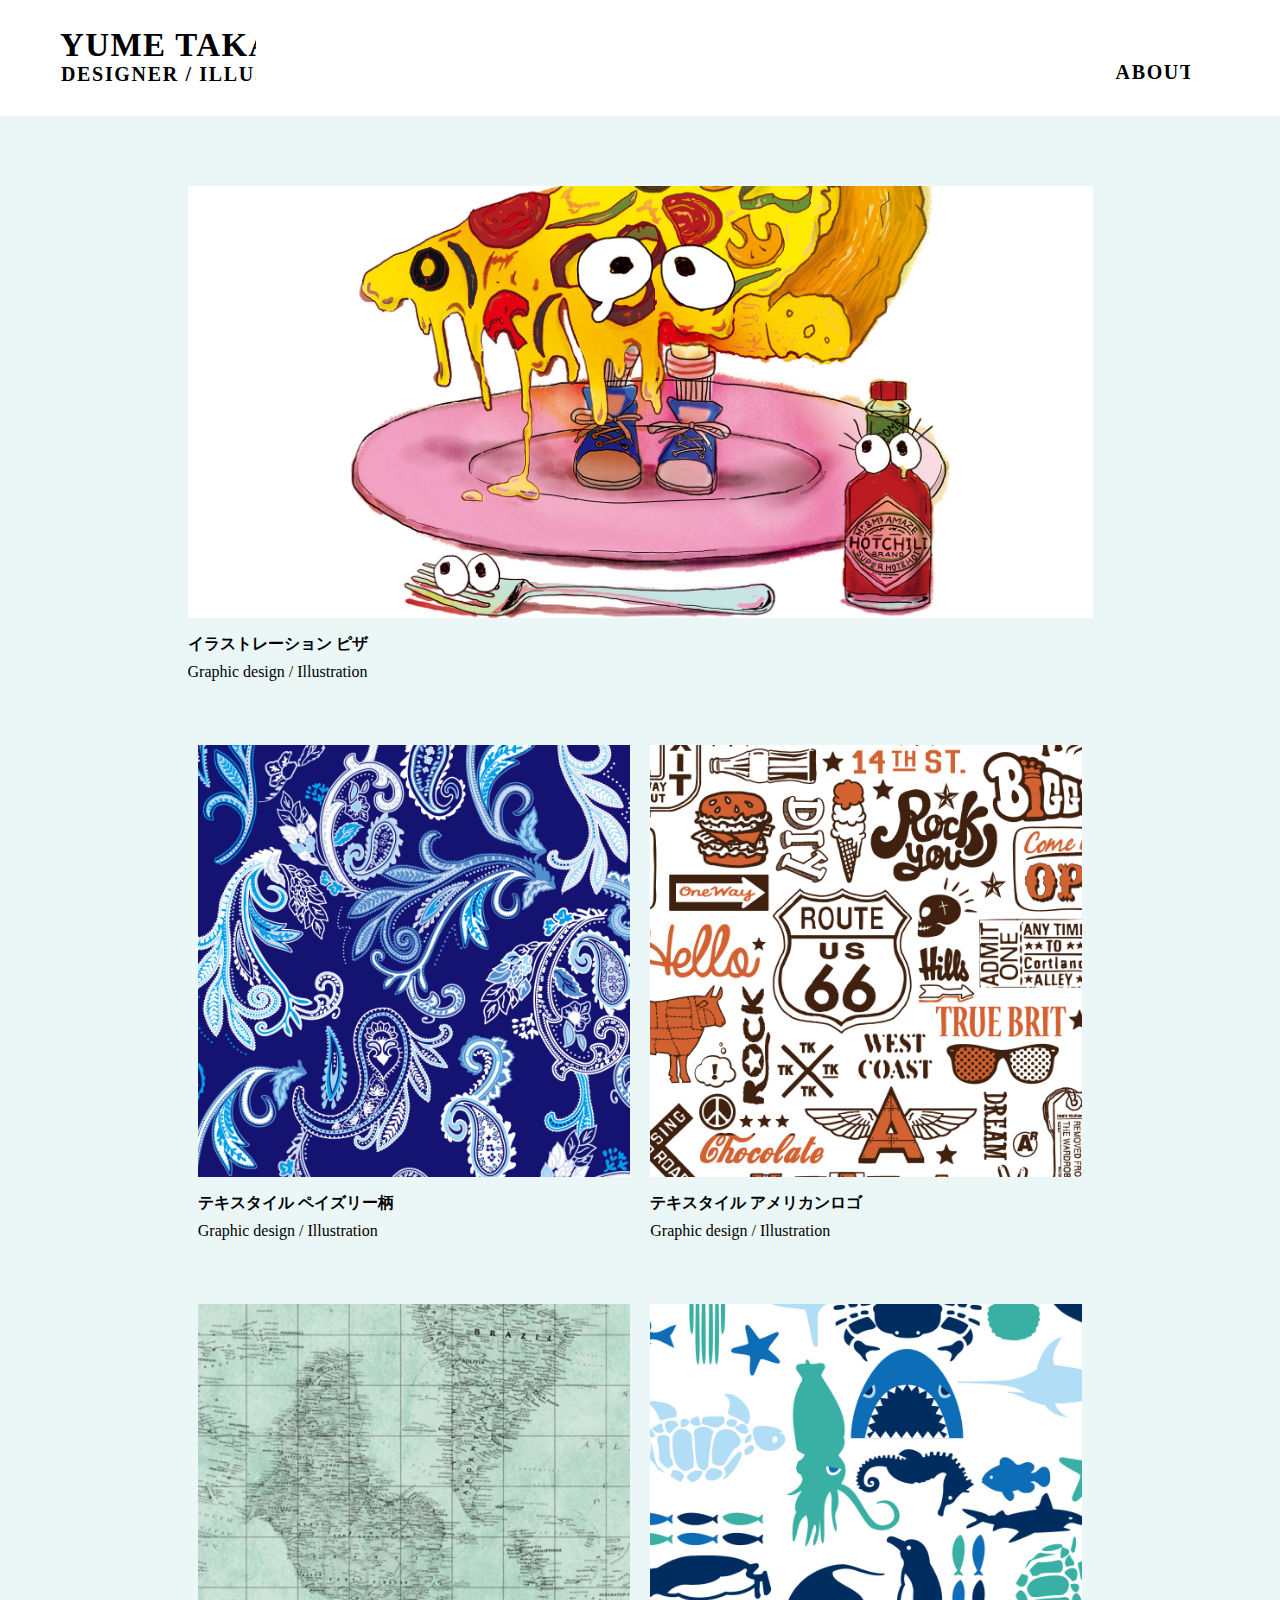
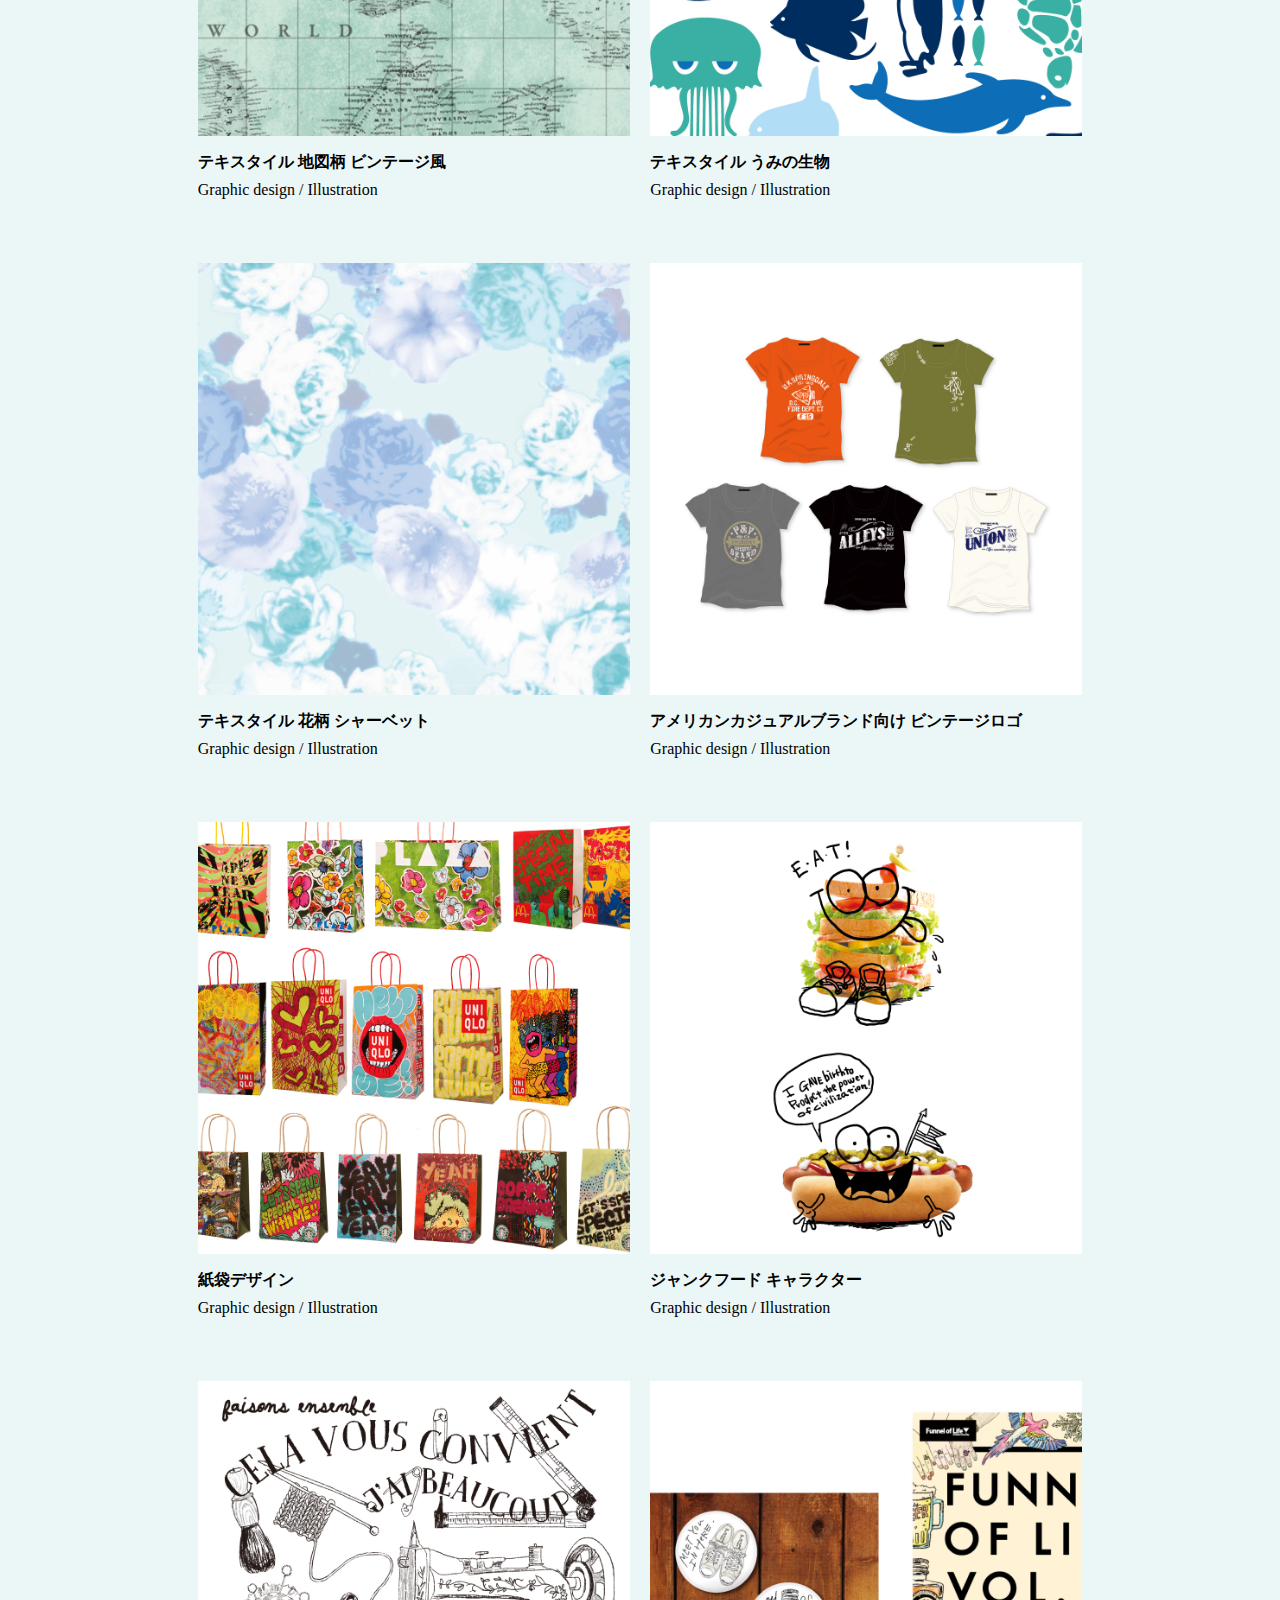
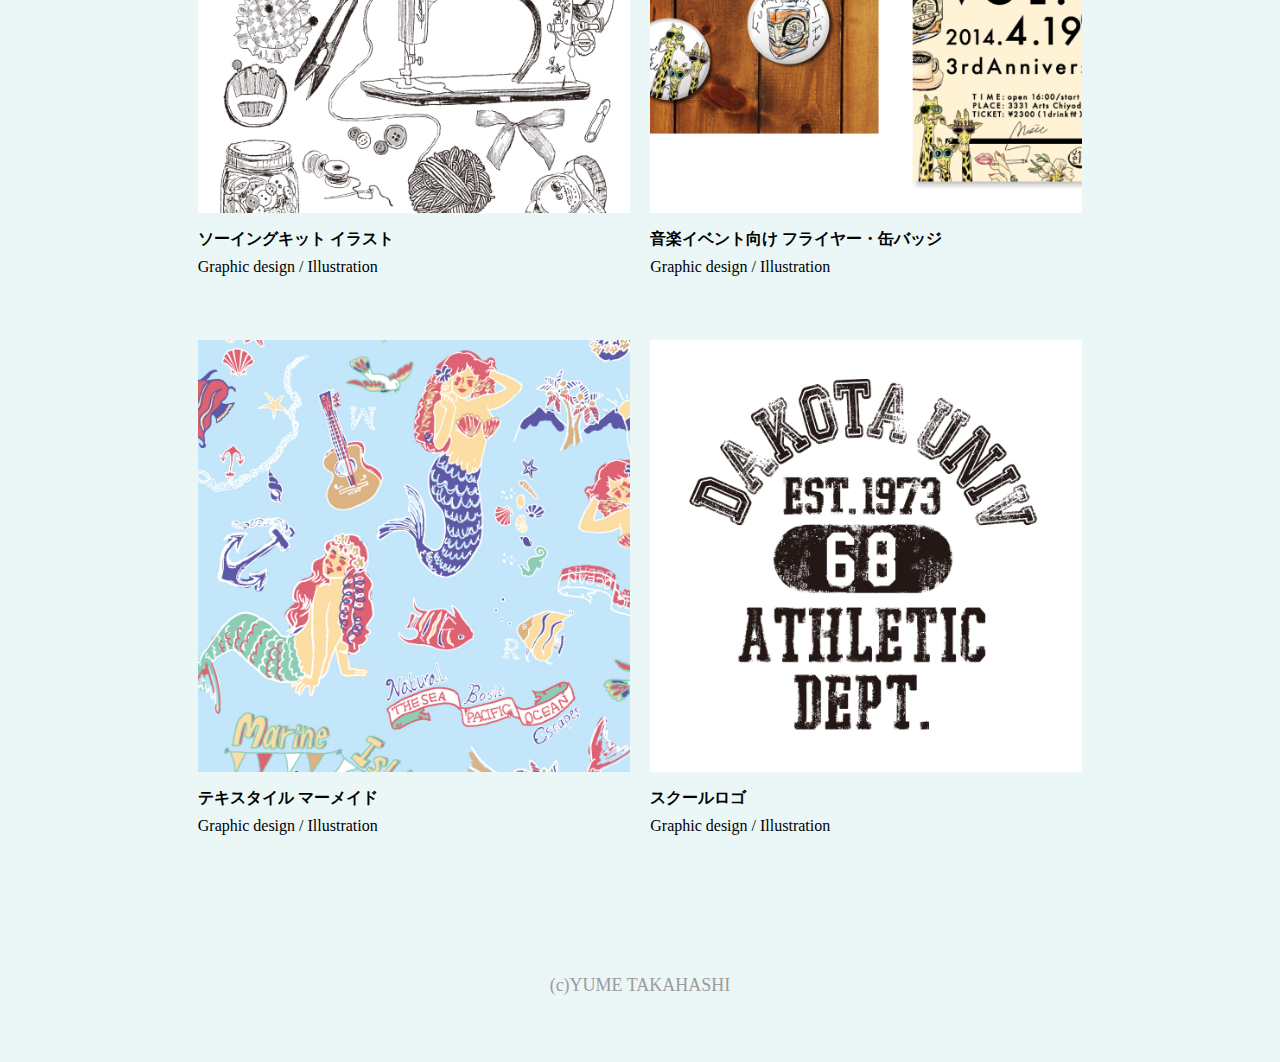
<file: index.html>
<!DOCTYPE html>
<html lang="ja">
<head>
  <meta charset="UTF-8">
  <meta name="viewport" content="width-device-width, initial-scale=1.0, minimum-scale=1.0">
  <title>YUME TAKAHASHI</title>
  <link rel="stylesheet" href="css/normalize.css">
  <link rel="stylesheet" href="css/style.css">
  <link rel="shortcut icon" href="favicon.ico" >
</head>
<body>
  <header class="header">
    <div class="menu">
      <div class="menu-title">
        <a href="index.html"><img class="global-logo-img" src="images/logo.svg" alt="YUMENA TAKAHASHI"></a>
      </div>
      <div class="menu-contents">
        <a href="about.html"><img class="global-about-img" src="images/about.svg" alt="About me"></a>
      </div>
    </div>
  </header>
  <section class="contents">
    <div class="works">
      <div class="work work-large">
        <div class="img-container">
          <img class="work-image-learge" src="images/works-thumbnail/img-top-00.jpg" alt="イラストレーション ピザ">
        </div>
        <div class="work-summary">
          <a href="works/00.html"></a>
          <p class="work-title">イラストレーション ピザ</p>
          <p>Graphic design / Illustration</p>
        </div>
      </div>
      <div class="works-container">
        <div class="work work-small">
          <div class="img-container">
            <img class="work-image-learge" src="images/works-thumbnail/img-top-01.jpg" alt="テキスタイル ペイズリー柄"/>
          </div>
          <div class="work-summary">
            <a href="works/01.html"></a>
            <p class="work-title">テキスタイル ペイズリー柄</p>
            <p>Graphic design / Illustration</p>
          </div>
        </div>
        <div class="work work-small">
          <div class="img-container">
            <img class="work-image-learge" src="images/works-thumbnail/img-top-02.jpg" alt="テキスタイル  アメリカンロゴ"/>
          </div>
          <div class="work-summary">
            <a href="works/02.html"></a>
            <p class="work-title">テキスタイル  アメリカンロゴ</p>
            <p>Graphic design / Illustration</p>
          </div>
        </div>
      </div>
      <div class="works-container">
        <div class="work work-small">
          <div class="img-container">
            <img class="work-image-learge" src="images/works-thumbnail/img-top-03.jpg" alt="テキスタイル 地図柄 ビンテージ風"/>
          </div>
          <div class="work-summary">
            <a href="works/03.html"></a>
            <p class="work-title">テキスタイル 地図柄 ビンテージ風</p>
            <p>Graphic design / Illustration</p>
          </div>
        </div>
        <div class="work work-small">
          <div class="img-container">
            <img class="work-image-learge" src="images/works-thumbnail/img-top-04.jpg" alt="テキスタイル うみの生物"/>
          </div>
          <div class="work-summary">
            <a href="works/04.html"></a>
            <p class="work-title">テキスタイル うみの生物</p>
            <p>Graphic design / Illustration</p>
          </div>
        </div>
      </div>
      <div class="works-container">
        <div class="work work-small">
          <div class="img-container">
            <img class="work-image-learge" src="images/works-thumbnail/img-top-05.jpg" alt="テキスタイル 花柄 シャーベット"/>
          </div>
          <div class="work-summary">
            <a href="works/05.html"></a>
            <p class="work-title">テキスタイル 花柄 シャーベット</p>
            <p>Graphic design / Illustration</p>
          </div>
        </div>
        <div class="work work-small">
          <div class="img-container">
            <img class="work-image-learge" src="images/works-thumbnail/img-top-06.jpg" alt="アメリカンカジュアルブランド向け ビンテージロゴ"/>
          </div>
          <div class="work-summary">
            <a href="works/06.html"></a>
            <p class="work-title">アメリカンカジュアルブランド向け ビンテージロゴ</p>
            <p>Graphic design / Illustration</p>
          </div>
        </div>
      </div>
      <div class="works-container">
        <div class="work work-small">
          <div class="img-container">
            <img class="work-image-learge" src="images/works-thumbnail/img-top-07.jpg" alt="紙袋デザイン"/>
          </div>
          <div class="work-summary">
            <a href="works/07.html"></a>
            <p class="work-title">紙袋デザイン</p>
            <p>Graphic design / Illustration</p>
          </div>
        </div>
        <div class="work work-small">
          <div class="img-container">
            <div class="img-container">
              <img class="work-image-learge" src="images/works-thumbnail/img-top-08.jpg" alt="ジャンクフード キャラクター"/>
            </div>
          </div>
          <div class="work-summary">
            <a href="works/08.html"></a>
            <p class="work-title">ジャンクフード キャラクター</p>
            <p>Graphic design / Illustration</p>
          </div>
        </div>
      </div>
      <div class="works-container">
        <div class="work work-small">
          <div class="img-container">
            <img class="work-image-learge" src="images/works-thumbnail/img-top-09.jpg" alt="ソーイングキット イラスト"/>
          </div>
          <div class="work-summary">
            <a href="works/09.html"></a>
            <p class="work-title">ソーイングキット イラスト</p>
            <p>Graphic design / Illustration</p>
          </div>
        </div>
        <div class="work work-small">
          <div class="img-container">
            <img class="work-image-learge" src="images/works-thumbnail/img-top-10.jpg" alt="音楽イベント向け フライヤー・缶バッジ"/>
          </div>
          <div class="work-summary">
            <a href="works/10.html"></a>
            <p class="work-title">音楽イベント向け フライヤー・缶バッジ</p>
            <p>Graphic design / Illustration</p>
          </div>
        </div>
      </div>
      <div class="works-container">
        <div class="work work-small">
          <div class="img-container">
            <img class="work-image-learge" src="images/works-thumbnail/img-top-11.jpg" alt="テキスタイル マーメイド"/>
          </div>
          <div class="work-summary">
            <a href="works/11.html"></a>
            <p class="work-title">テキスタイル マーメイド</p>
            <p>Graphic design / Illustration</p>
          </div>
        </div>
        <div class="work work-small">
          <div class="img-container">
            <img class="work-image-learge" src="images/works-thumbnail/img-top-12.jpg" alt="スクールロゴ"/>
          </div>
          <div class="work-summary">
            <a href="works/12.html"></a>
            <p class="work-title">スクールロゴ</p>
            <p>Graphic design / Illustration</p>
          </div>
        </div>
      </div>
    </div>
  </section>
  <footer class="footer">
    <p>(c)YUME TAKAHASHI</p>
  </footer>
</body>
</html>
</file>
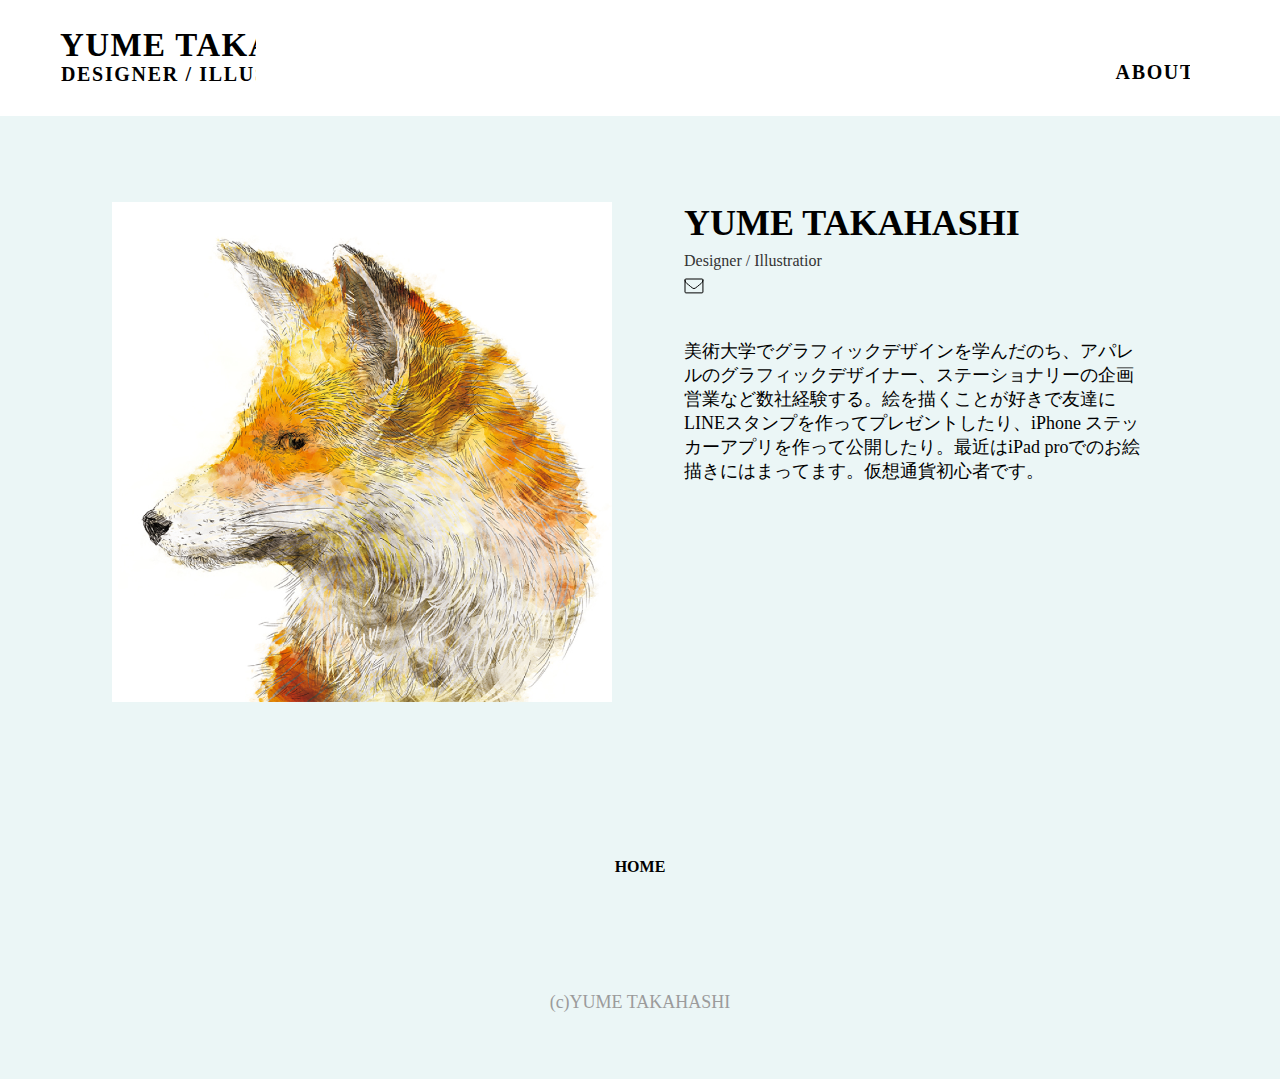
<file: about.html>
<!DOCTYPE html>
<html lang="ja">
<head>
  <meta charset="UTF-8">
  <meta name="viewport" content="width-device-width, initial-scale=1.0, minimum-scale=1.0">
  <title>About me</title>
  <link rel="shortcut icon" href="favicon.ico" >
  <link rel="stylesheet" href="css/normalize.css">
  <link rel="stylesheet" href="css/style.css">
</head>
<body>
  <header class="header">
    <div class="menu">
      <div class="menu-title">
        <a href="index.html"><img class="global-logo-img" src="images/logo.svg" alt="YUMENA TAKAHASHI"></a>
      </div>
      <div class="menu-contents">
        <a href="about.html"><img class="global-about-img" src="images/about.svg" alt="About me"></a>
      </div>
    </div>
  </header>
  <section class="contents">
    <div class="about-contents">
      <div class="about-image">
        <img src="images/me/me.png" alt="my image">
      </div>
      <div class="about-description">
        <h2>YUME TAKAHASHI</h2>
        <p class="role">Designer / Illustratior</p>
        <div class="contact">
          <a href="mailto:supersonicboom110@gmail.com"><img class="image-mail" src="images/me/mail.svg" alt="mail"></a>
        </div>
        <p class="description-detail">美術大学でグラフィックデザインを学んだのち、アパレルのグラフィックデザイナー、ステーショナリーの企画営業など数社経験する。絵を描くことが好きで友達にLINEスタンプを作ってプレゼントしたり、iPhone ステッカーアプリを作って公開したり。最近はiPad proでのお絵描きにはまってます。仮想通貨初心者です。</p>
      </div>
    </div>
  </section>
  <section class="about-navigation">
    <a href="index.html">HOME</a>
  </section>
  <footer class="footer">
    <p>(c)YUME TAKAHASHI</p>
  </footer>
</body>
</html>
</file>
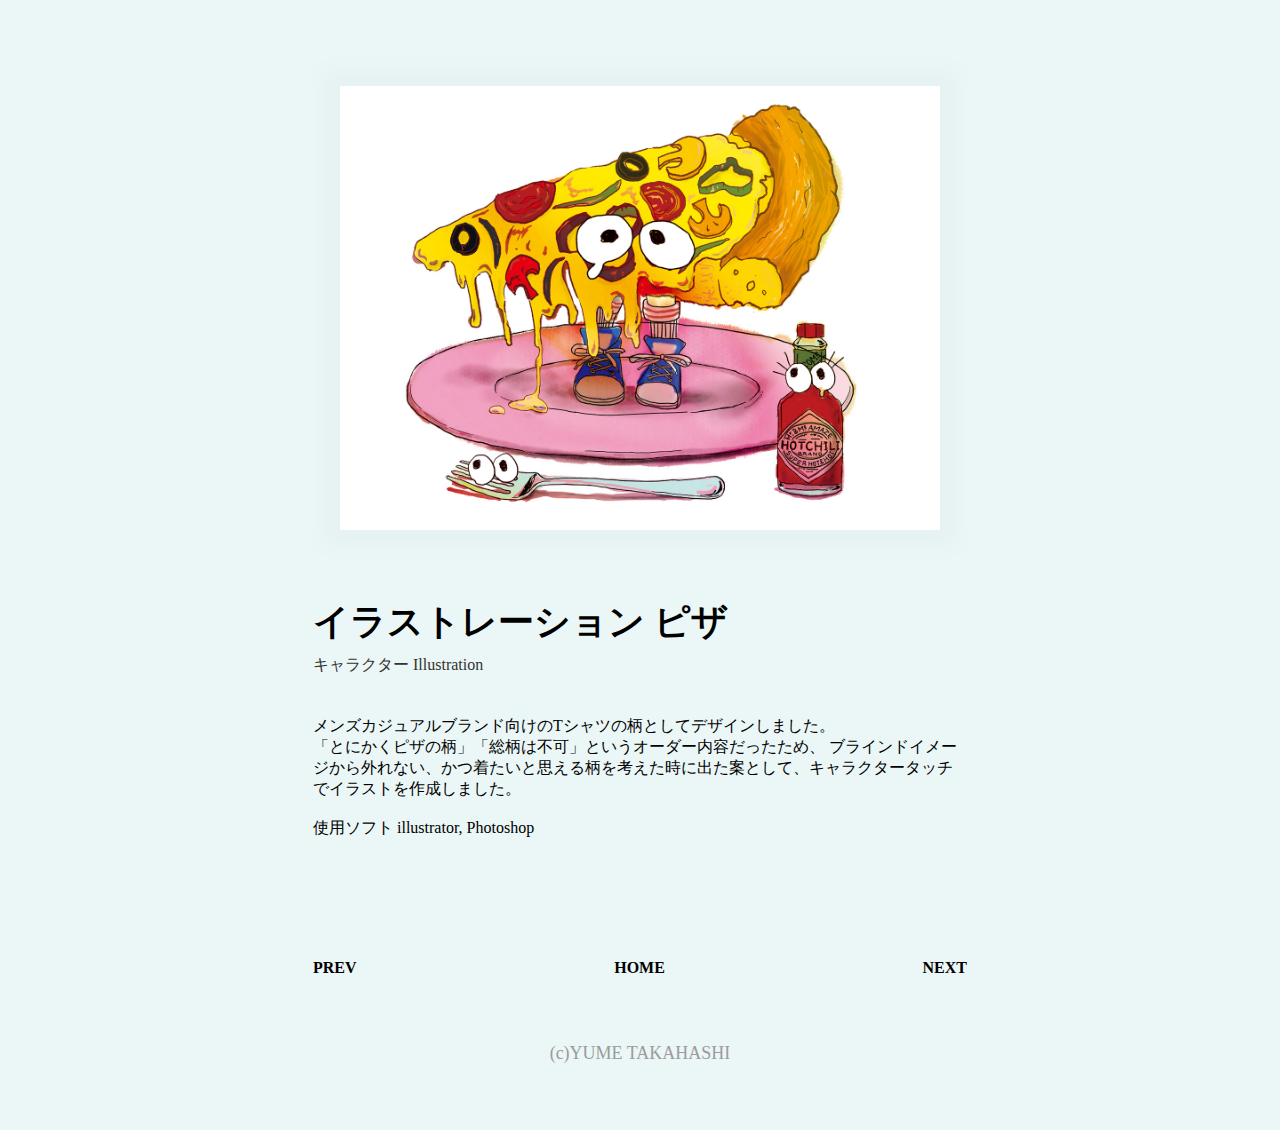
<file: works/00.html>
<!DOCTYPE html>
<html lang="ja">
<head>
  <meta charset="UTF-8">
  <meta name="viewport" content="width-device-width, initial-scale=1.0, minimum-scale=1.0">
  <title>Illustration Pizza</title>
  <link rel="shortcut icon" href="../favicon.ico" >
  <link rel="stylesheet" href="../css/normalize.css">
  <link rel="stylesheet" href="../css/style.css">
</head>
<body>
  <section class="contents">
    <div class="work-detail">
      <div class="image">
        <img src="../images/works-detail/img-detail-00.jpg" alt="Illustration Pizza">
      </div>
      <div class="description">
        <h2>イラストレーション ピザ</h2>
        <p class="tag">キャラクター Illustration</p>
        <p>
          メンズカジュアルブランド向けのTシャツの柄としてデザインしました。</br>「とにかくピザの柄」「総柄は不可」というオーダー内容だったため、
          ブラインドイメージから外れない、かつ着たいと思える柄を考えた時に出た案として、キャラクタータッチでイラストを作成しました。
</br></br>
          使用ソフト illustrator, Photoshop
        </p>
      </div>
    </div>
  </section>
  <section class="navigation">
    <a href="12.html">PREV</a>
    <a href="../index.html">HOME</a>
    <a href="01.html">NEXT</a>
  </section>
  <footer class="footer">
    <p>(c)YUME TAKAHASHI</p>
  </footer>
</body>
</html>
</file>
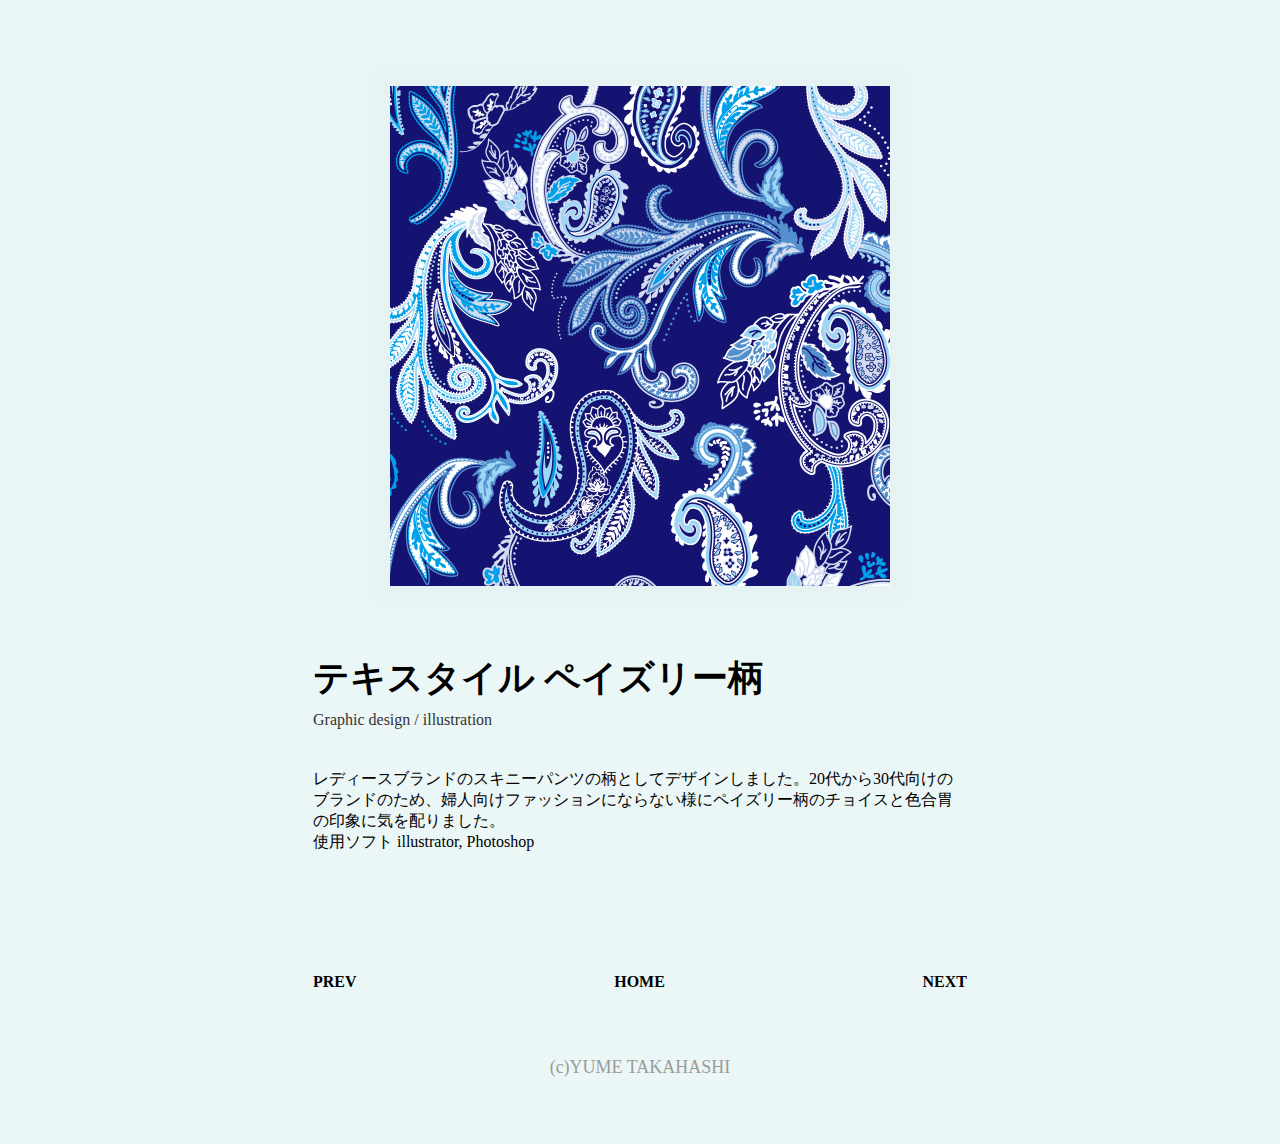
<file: works/01.html>
<!DOCTYPE html>
<html lang="ja">
<head>
  <meta charset="UTF-8">
  <meta name="viewport" content="width-device-width, initial-scale=1.0, minimum-scale=1.0">
  <title>Illustration Pizza</title>
  <link rel="shortcut icon" href="../favicon.ico" >
  <link rel="stylesheet" href="../css/normalize.css">
  <link rel="stylesheet" href="../css/style.css">
</head>
<body>
  <section class="contents">
    <div class="work-detail">
      <div class="image-square">
        <img src="../images/works-detail/img-detail-01.jpg" alt="Illustration Pizza">
      </div>
      <div class="description">
        <h2>テキスタイル ペイズリー柄</h2>
        <p class="tag">Graphic design / illustration</p>
        <p>
          レディースブランドのスキニーパンツの柄としてデザインしました。20代から30代向けのブランドのため、婦人向けファッションにならない様にペイズリー柄のチョイスと色合胃の印象に気を配りました。
        </br>使用ソフト illustrator, Photoshop

        </p>
      </div>
    </div>
  </section>
  <section class="navigation">
    <a href="00.html">PREV</a>
    <a href="../index.html">HOME</a>
    <a href="02.html">NEXT</a>
  </section>
  <footer class="footer">
    <p>(c)YUME TAKAHASHI</p>
  </footer>
</body>
</html>
</file>
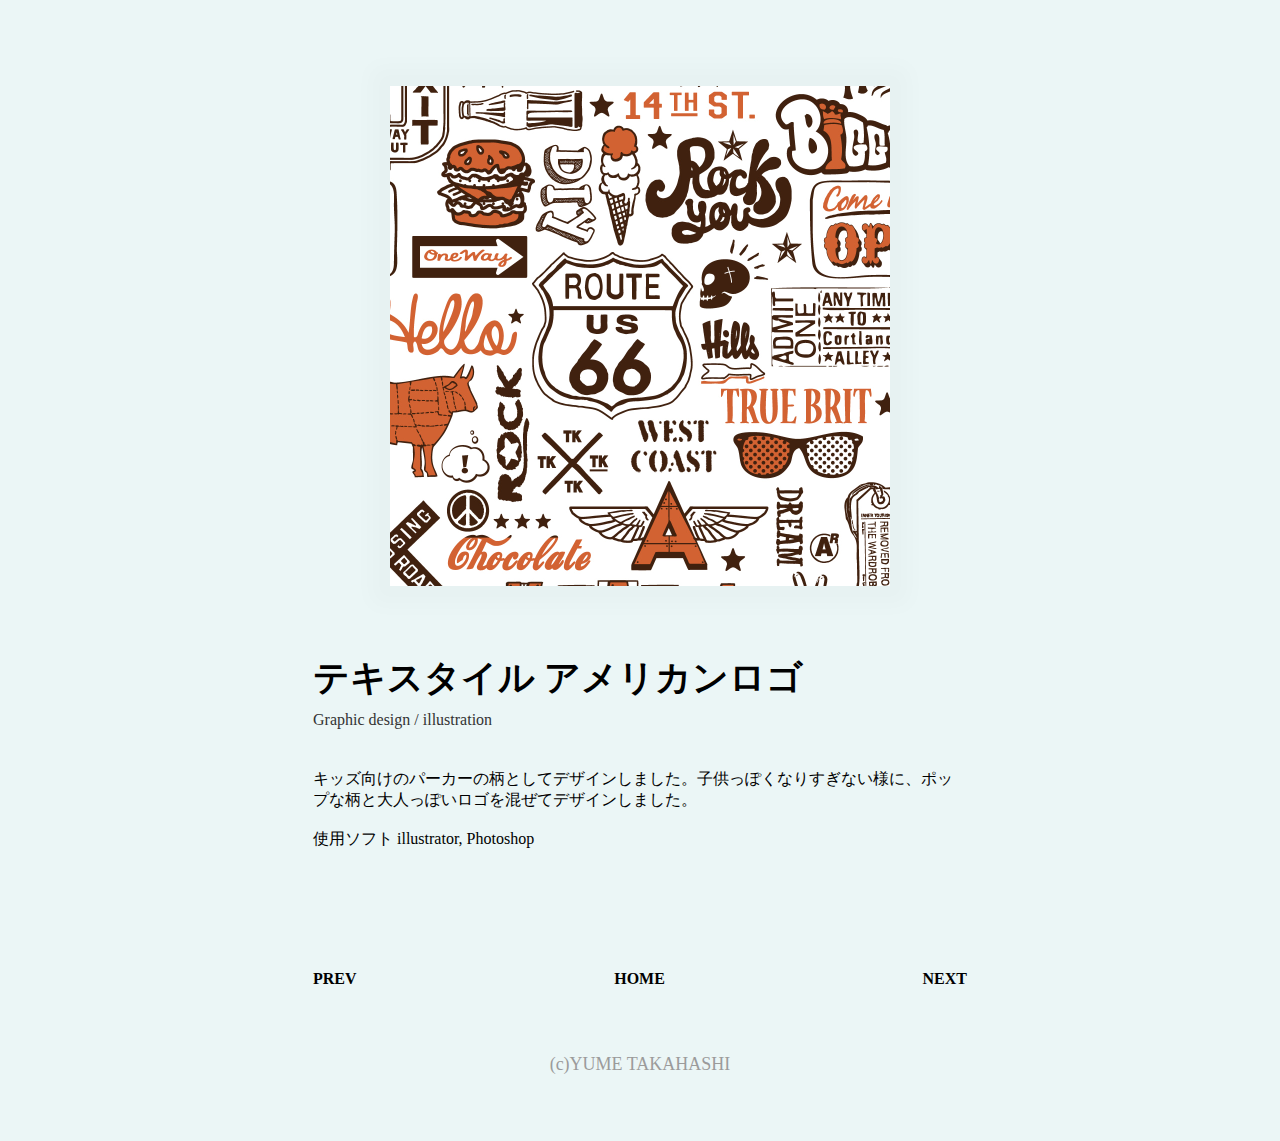
<file: works/02.html>
<!DOCTYPE html>
<html lang="ja">
<head>
  <meta charset="UTF-8">
  <meta name="viewport" content="width-device-width, initial-scale=1.0, minimum-scale=1.0">
  <title>Illustration Pizza</title>
  <link rel="shortcut icon" href="../favicon.ico" >
  <link rel="stylesheet" href="../css/normalize.css">
  <link rel="stylesheet" href="../css/style.css">
</head>
<body>
  <section class="contents">
    <div class="work-detail">
      <div class="image-square">
        <img src="../images/works-detail/img-detail-02.jpg" alt="Illustration Pizza">
      </div>
      <div class="description">
        <h2>テキスタイル  アメリカンロゴ</h2>
        <p class="tag">Graphic design / illustration</p>
        <p>
          キッズ向けのパーカーの柄としてデザインしました。子供っぽくなりすぎない様に、ポップな柄と大人っぽいロゴを混ぜてデザインしました。
          </br></br>使用ソフト illustrator, Photoshop

        </p>
      </div>
    </div>
  </section>
  <section class="navigation">
    <a href="01.html">PREV</a>
    <a href="../index.html">HOME</a>
    <a href="03.html">NEXT</a>
  </section>
  <footer class="footer">
    <p>(c)YUME TAKAHASHI</p>
  </footer>
</body>
</html>
</file>
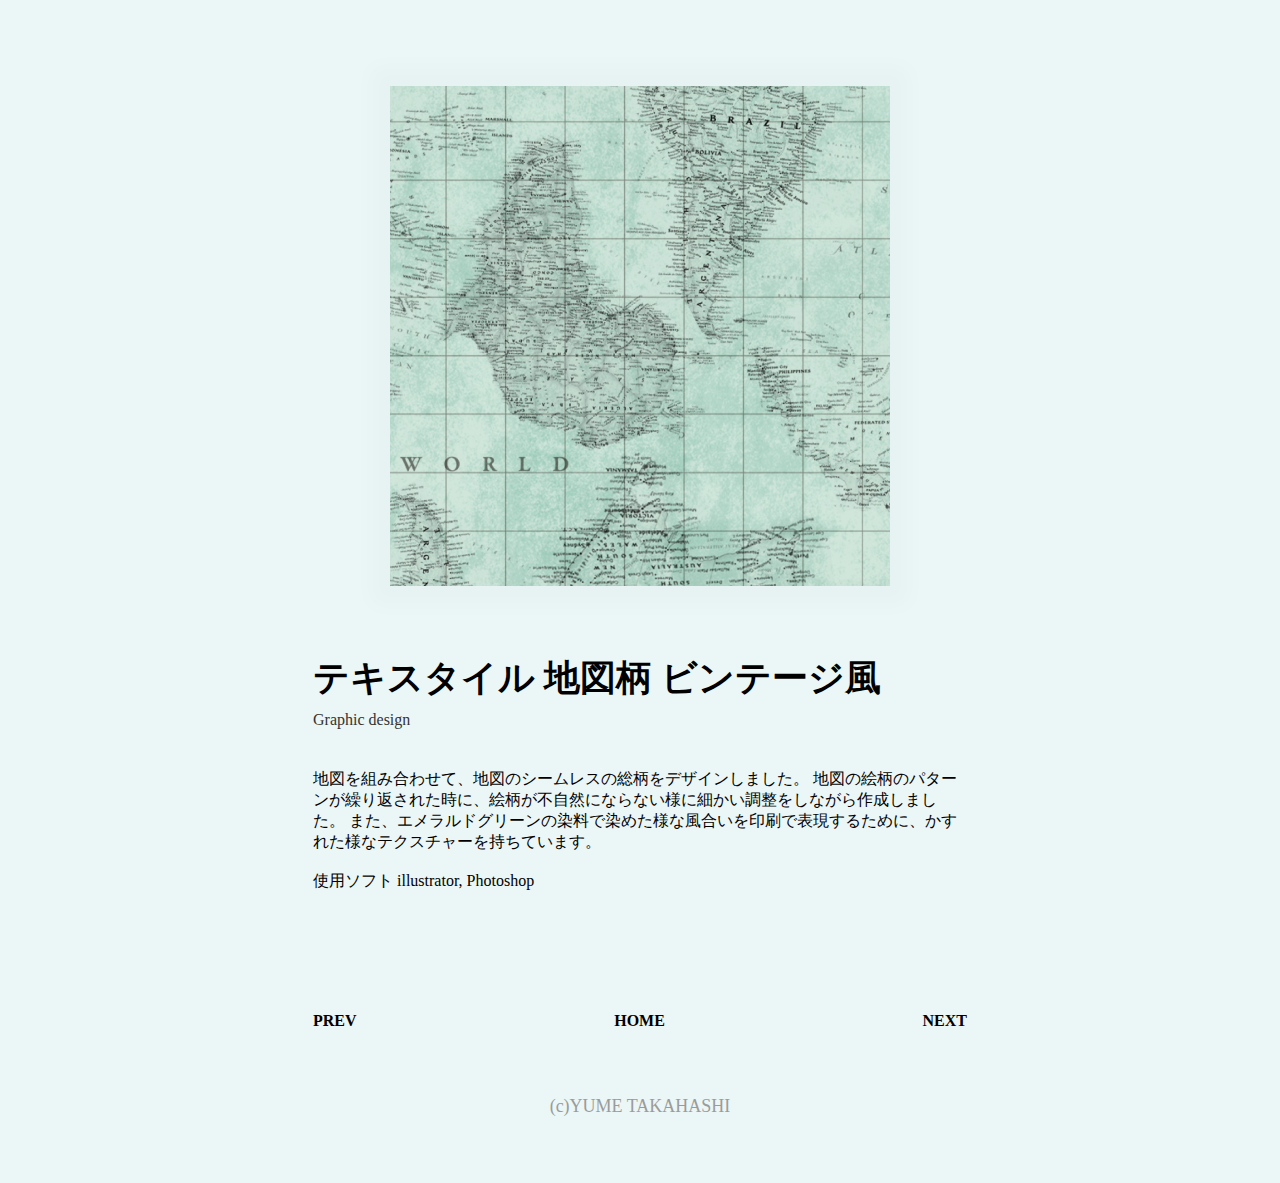
<file: works/03.html>
<!DOCTYPE html>
<html lang="ja">
<head>
  <meta charset="UTF-8">
  <meta name="viewport" content="width-device-width, initial-scale=1.0, minimum-scale=1.0">
  <title>Illustration Pizza</title>
  <link rel="shortcut icon" href="../favicon.ico" >
  <link rel="stylesheet" href="../css/normalize.css">
  <link rel="stylesheet" href="../css/style.css">
</head>
<body>
  <section class="contents">
    <div class="work-detail">
      <div class="image-square">
        <img src="../images/works-detail/img-detail-03.jpg" alt="Illustration Pizza">
      </div>
      <div class="description">
        <h2>テキスタイル 地図柄 ビンテージ風</h2>
        <p class="tag">Graphic design</p>
        <p>
          地図を組み合わせて、地図のシームレスの総柄をデザインしました。
          地図の絵柄のパターンが繰り返された時に、絵柄が不自然にならない様に細かい調整をしながら作成しました。
          また、エメラルドグリーンの染料で染めた様な風合いを印刷で表現するために、かすれた様なテクスチャーを持ちています。
        </br></br>
          使用ソフト illustrator, Photoshop
        </p>
      </div>
    </div>
  </section>
  <section class="navigation">
    <a href="02.html">PREV</a>
    <a href="../index.html">HOME</a>
    <a href="04.html">NEXT</a>
  </section>
  <footer class="footer">
    <p>(c)YUME TAKAHASHI</p>
  </footer>
</body>
</html>
</file>
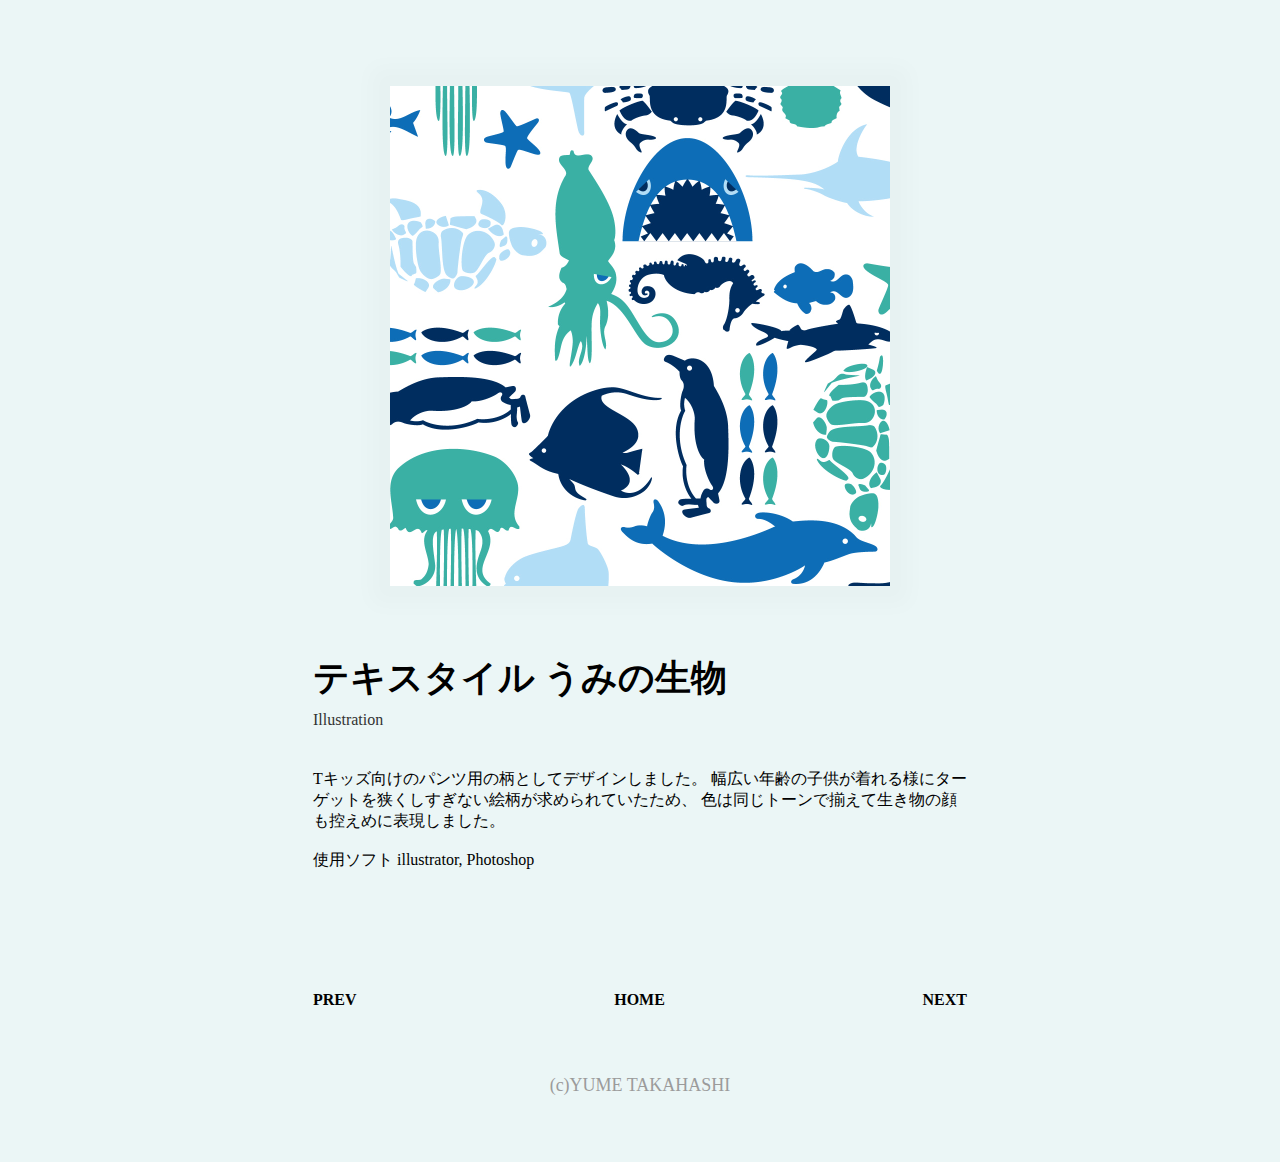
<file: works/04.html>
<!DOCTYPE html>
<html lang="ja">
<head>
  <meta charset="UTF-8">
  <meta name="viewport" content="width-device-width, initial-scale=1.0, minimum-scale=1.0">
  <title>Illustration Pizza</title>
  <link rel="shortcut icon" href="../favicon.ico" >
  <link rel="stylesheet" href="../css/normalize.css">
  <link rel="stylesheet" href="../css/style.css">
</head>
<body>
  <section class="contents">
    <div class="work-detail">
      <div class="image-square">
        <img src="../images/works-detail/img-detail-04.jpg" alt="Illustration Pizza">
      </div>
      <div class="description">
        <h2>テキスタイル うみの生物</h2>
        <p class="tag">Illustration</p>
        <p>
          Tキッズ向けのパンツ用の柄としてデザインしました。
          幅広い年齢の子供が着れる様にターゲットを狭くしすぎない絵柄が求められていたため、
          色は同じトーンで揃えて生き物の顔も控えめに表現しました。
        </br></br>
          使用ソフト illustrator, Photoshop
        </p>
      </div>
    </div>
  </section>
  <section class="navigation">
    <a href="03.html">PREV</a>
    <a href="../index.html">HOME</a>
    <a href="05.html">NEXT</a>
  </section>
  <footer class="footer">
    <p>(c)YUME TAKAHASHI</p>
  </footer>
</body>
</html>
</file>
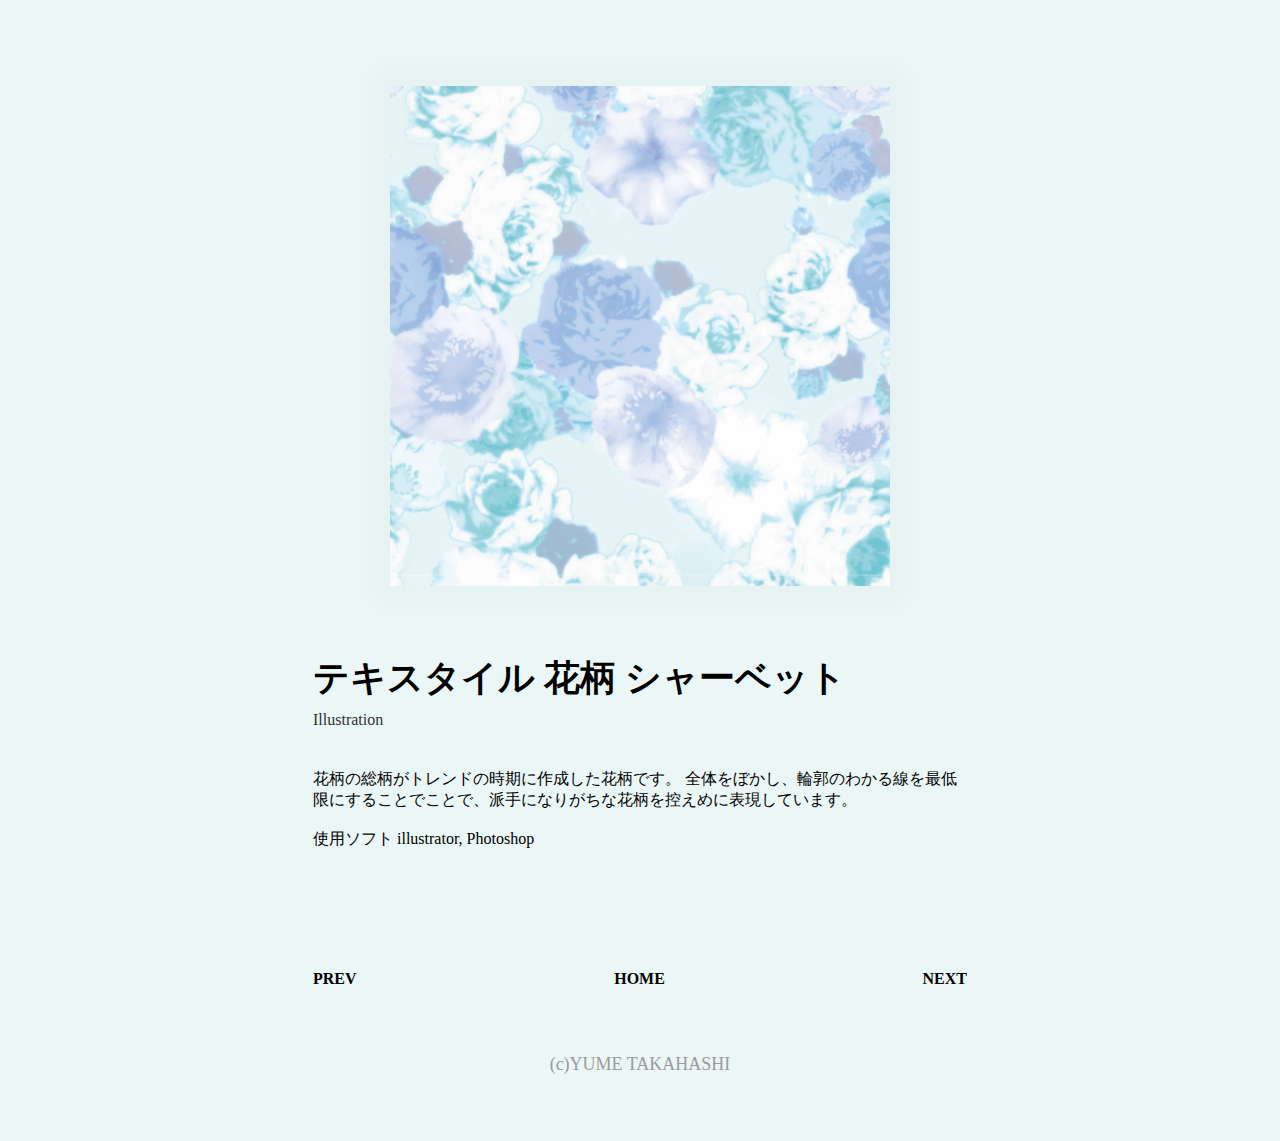
<file: works/05.html>
<!DOCTYPE html>
<html lang="ja">
<head>
  <meta charset="UTF-8">
  <meta name="viewport" content="width-device-width, initial-scale=1.0, minimum-scale=1.0">
  <title>Illustration Pizza</title>
  <link rel="shortcut icon" href="../favicon.ico" >
  <link rel="stylesheet" href="../css/normalize.css">
  <link rel="stylesheet" href="../css/style.css">
</head>
<body>
  <section class="contents">
    <div class="work-detail">
      <div class="image-square">
        <img src="../images/works-detail/img-detail-05.jpg" alt="Illustration Pizza">
      </div>
      <div class="description">
        <h2>テキスタイル 花柄 シャーベット</h2>
        <p class="tag">Illustration</p>
        <p>
          花柄の総柄がトレンドの時期に作成した花柄です。
          全体をぼかし、輪郭のわかる線を最低限にすることでことで、派手になりがちな花柄を控えめに表現しています。
        </br></br>
          使用ソフト illustrator, Photoshop
        </p>
      </div>
    </div>
  </section>
  <section class="navigation">
    <a href="04.html">PREV</a>
    <a href="../index.html">HOME</a>
    <a href="06.html">NEXT</a>
  </section>
  <footer class="footer">
    <p>(c)YUME TAKAHASHI</p>
  </footer>
</body>
</html>
</file>
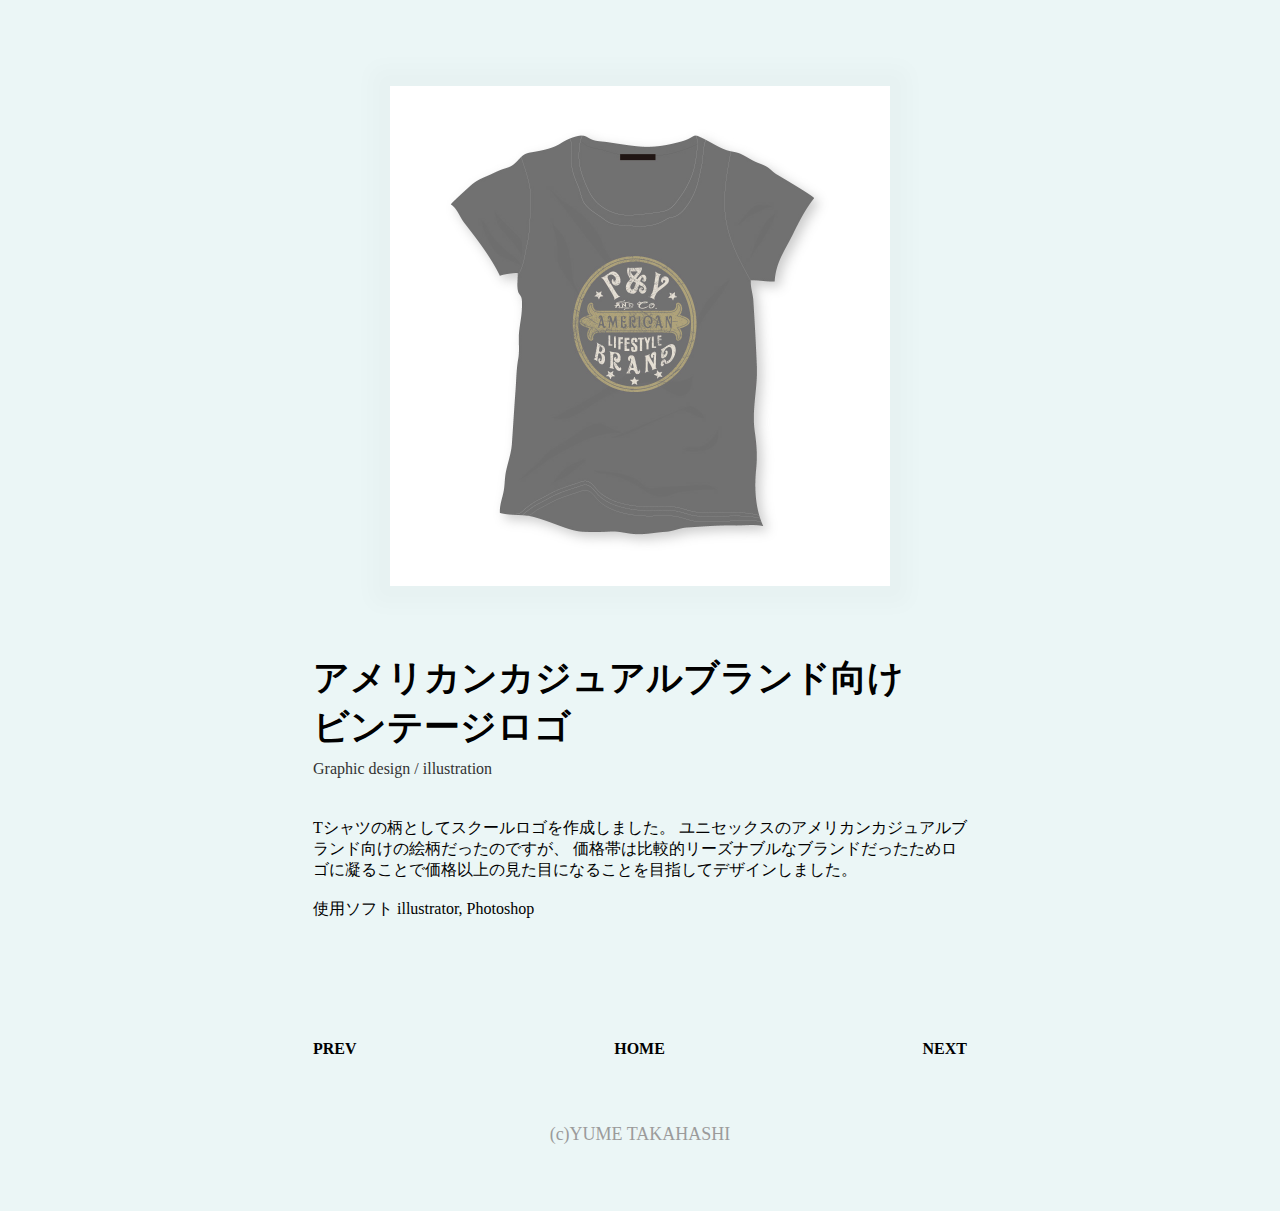
<file: works/06.html>
<!DOCTYPE html>
<html lang="ja">
<head>
  <meta charset="UTF-8">
  <meta name="viewport" content="width-device-width, initial-scale=1.0, minimum-scale=1.0">
  <title>Illustration Pizza</title>
  <link rel="shortcut icon" href="../favicon.ico" >
  <link rel="stylesheet" href="../css/normalize.css">
  <link rel="stylesheet" href="../css/style.css">
</head>
<body>
  <section class="contents">
    <div class="work-detail">
      <div class="image-square">
        <img src="../images/works-detail/img-detail-06.jpg" alt="Illustration Pizza">
      </div>
      <div class="description">
        <h2>アメリカンカジュアルブランド向け　</br>ビンテージロゴ</h2>
        <p class="tag">Graphic design / illustration</p>
        <p>
          Tシャツの柄としてスクールロゴを作成しました。
          ユニセックスのアメリカンカジュアルブランド向けの絵柄だったのですが、
          価格帯は比較的リーズナブルなブランドだったためロゴに凝ることで価格以上の見た目になることを目指してデザインしました。
        </br></br>
          使用ソフト illustrator, Photoshop
        </p>
      </div>
    </div>
  </section>
  <section class="navigation">
    <a href="05.html">PREV</a>
    <a href="../index.html">HOME</a>
    <a href="07.html">NEXT</a>
  </section>
  <footer class="footer">
    <p>(c)YUME TAKAHASHI</p>
  </footer>
</body>
</html>
</file>
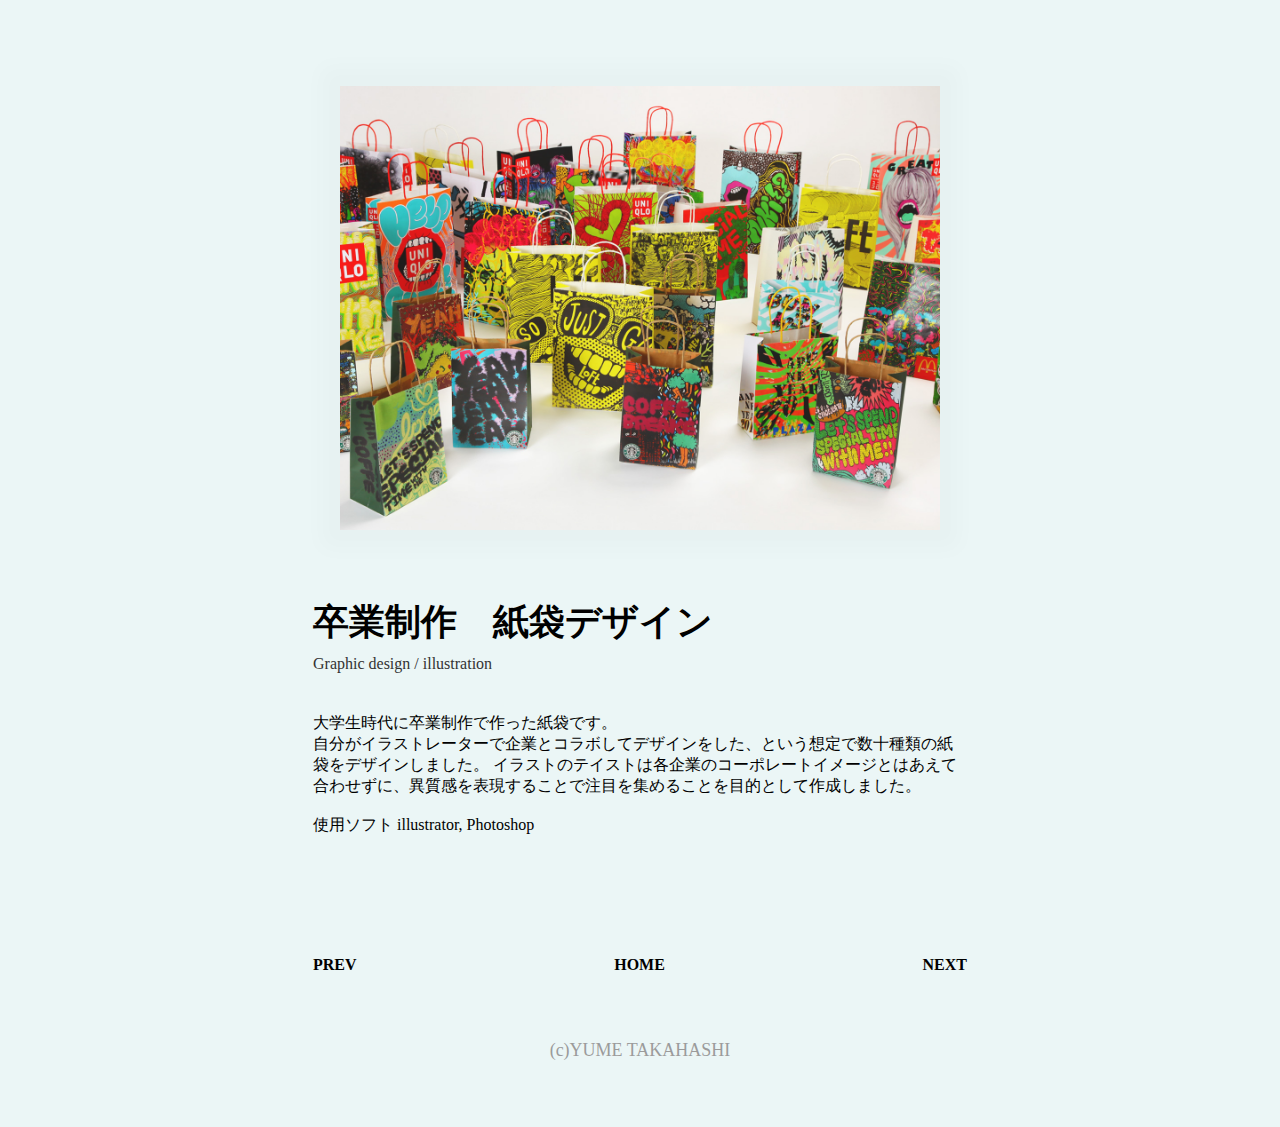
<file: works/07.html>
<!DOCTYPE html>
<html lang="ja">
<head>
  <meta charset="UTF-8">
  <meta name="viewport" content="width-device-width, initial-scale=1.0, minimum-scale=1.0">
  <title>Illustration Pizza</title>
  <link rel="shortcut icon" href="../favicon.ico" >
  <link rel="stylesheet" href="../css/normalize.css">
  <link rel="stylesheet" href="../css/style.css">
</head>
<body>
  <section class="contents">
    <div class="work-detail">
      <div class="image">
        <img src="../images/works-detail/img-detail-07.jpg" alt="Illustration Pizza">
      </div>
      <div class="description">
        <h2>卒業制作　紙袋デザイン</h2>
        <p class="tag">Graphic design / illustration</p>
        <p>
          大学生時代に卒業制作で作った紙袋です。</br>
          自分がイラストレーターで企業とコラボしてデザインをした、という想定で数十種類の紙袋をデザインしました。
          イラストのテイストは各企業のコーポレートイメージとはあえて合わせずに、異質感を表現することで注目を集めることを目的として作成しました。
        </br></br>
          使用ソフト illustrator, Photoshop
        </p>
      </div>
    </div>
  </section>
  <section class="navigation">
    <a href="06.html">PREV</a>
    <a href="../index.html">HOME</a>
    <a href="08.html">NEXT</a>
  </section>
  <footer class="footer">
    <p>(c)YUME TAKAHASHI</p>
  </footer>
</body>
</html>
</file>
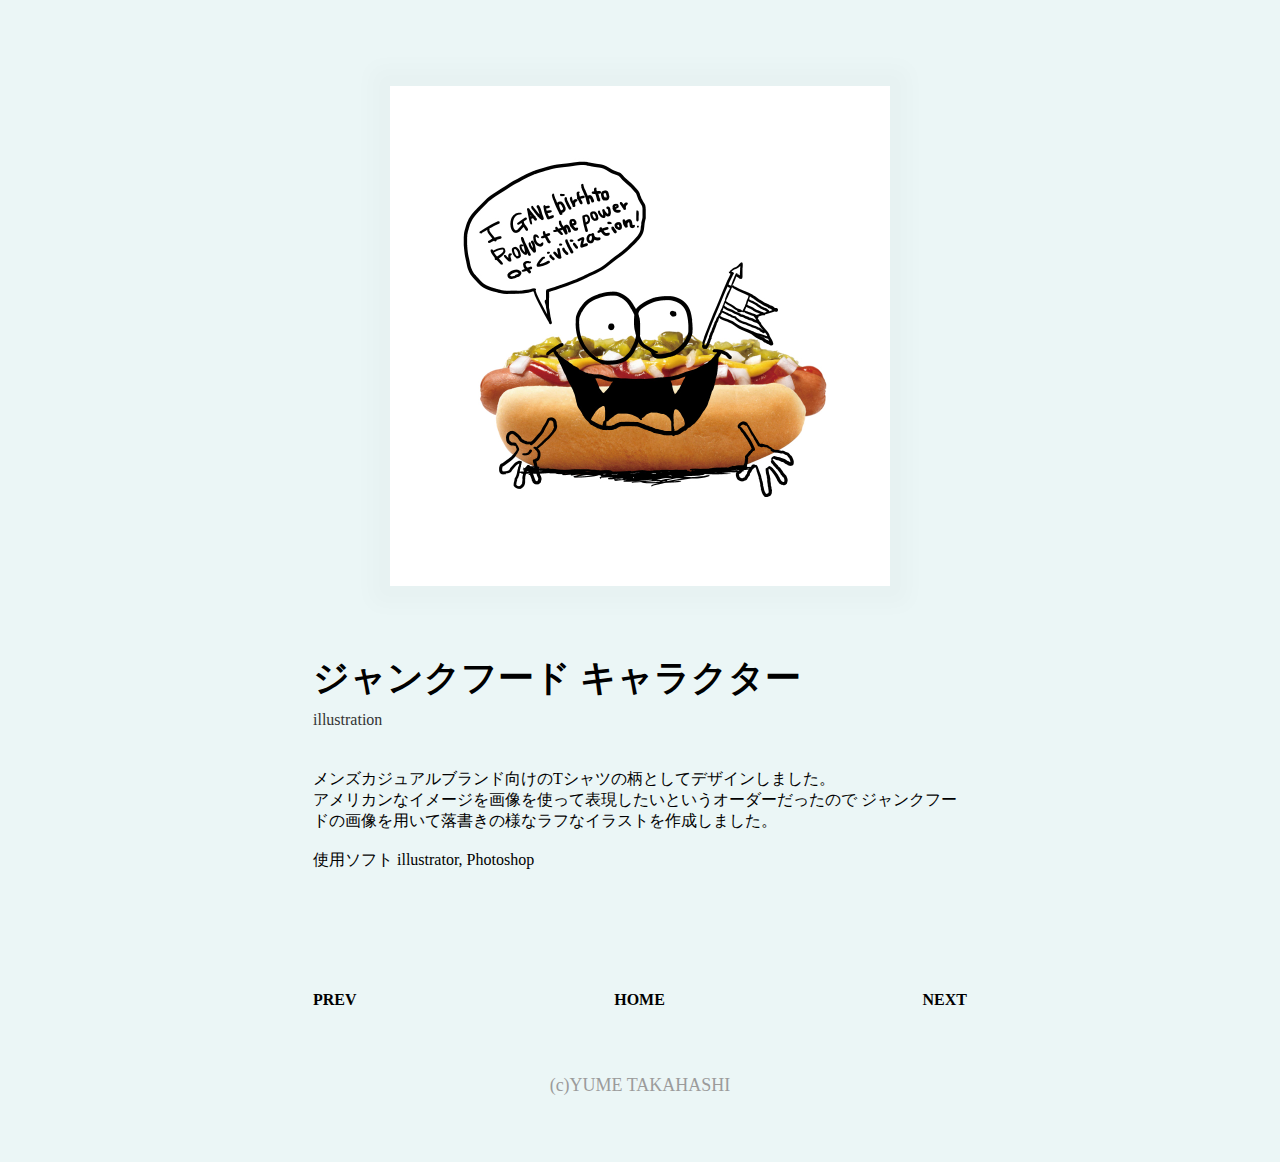
<file: works/08.html>
<!DOCTYPE html>
<html lang="ja">
<head>
  <meta charset="UTF-8">
  <meta name="viewport" content="width-device-width, initial-scale=1.0, minimum-scale=1.0">
  <title>Illustration Pizza</title>
  <link rel="shortcut icon" href="../favicon.ico" >
  <link rel="stylesheet" href="../css/normalize.css">
  <link rel="stylesheet" href="../css/style.css">
</head>
<body>
  <section class="contents">
    <div class="work-detail">
      <div class="image-square">
        <img src="../images/works-detail/img-detail-08.jpg" alt="Illustration Pizza">
      </div>
      <div class="description">
        <h2>ジャンクフード キャラクター</h2>
        <p class="tag">illustration</p>
        <p>
          メンズカジュアルブランド向けのTシャツの柄としてデザインしました。</br>
          アメリカンなイメージを画像を使って表現したいというオーダーだったので
          ジャンクフードの画像を用いて落書きの様なラフなイラストを作成しました。
        </br></br>
          使用ソフト illustrator, Photoshop
        </p>
      </div>
    </div>
  </section>
  <section class="navigation">
    <a href="07.html">PREV</a>
    <a href="../index.html">HOME</a>
    <a href="09.html">NEXT</a>
  </section>
  <footer class="footer">
    <p>(c)YUME TAKAHASHI</p>
  </footer>
</body>
</html>
</file>
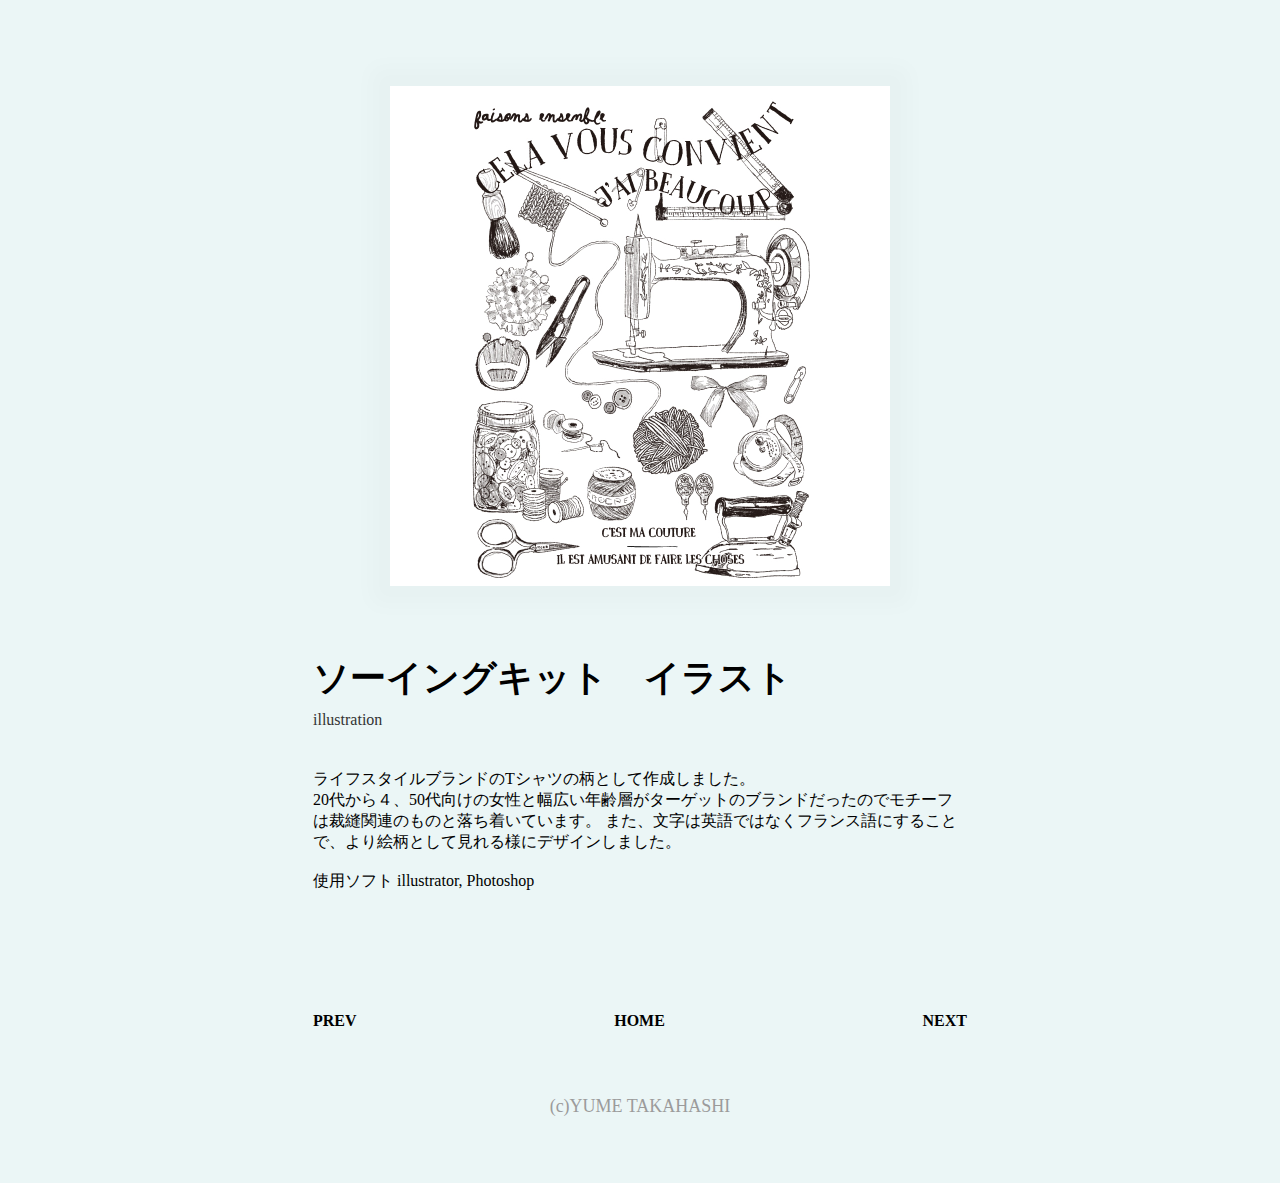
<file: works/09.html>
<!DOCTYPE html>
<html lang="ja">
<head>
  <meta charset="UTF-8">
  <meta name="viewport" content="width-device-width, initial-scale=1.0, minimum-scale=1.0">
  <title>Illustration Pizza</title>
  <link rel="shortcut icon" href="../favicon.ico" >
  <link rel="stylesheet" href="../css/normalize.css">
  <link rel="stylesheet" href="../css/style.css">
</head>
<body>
  <section class="contents">
    <div class="work-detail">
      <div class="image-square">
        <img src="../images/works-detail/img-detail-09.jpg" alt="Illustration Pizza">
      </div>
      <div class="description">
        <h2>ソーイングキット　イラスト</h2>
        <p class="tag">illustration</p>
        <p>
          ライフスタイルブランドのTシャツの柄として作成しました。</br>
          20代から４、50代向けの女性と幅広い年齢層がターゲットのブランドだったのでモチーフは裁縫関連のものと落ち着いています。
          また、文字は英語ではなくフランス語にすることで、より絵柄として見れる様にデザインしました。
        </br></br>
          使用ソフト illustrator, Photoshop
        </p>
      </div>
    </div>
  </section>
  <section class="navigation">
    <a href="08.html">PREV</a>
    <a href="../index.html">HOME</a>
    <a href="10.html">NEXT</a>
  </section>
  <footer class="footer">
    <p>(c)YUME TAKAHASHI</p>
  </footer>
</body>
</html>
</file>
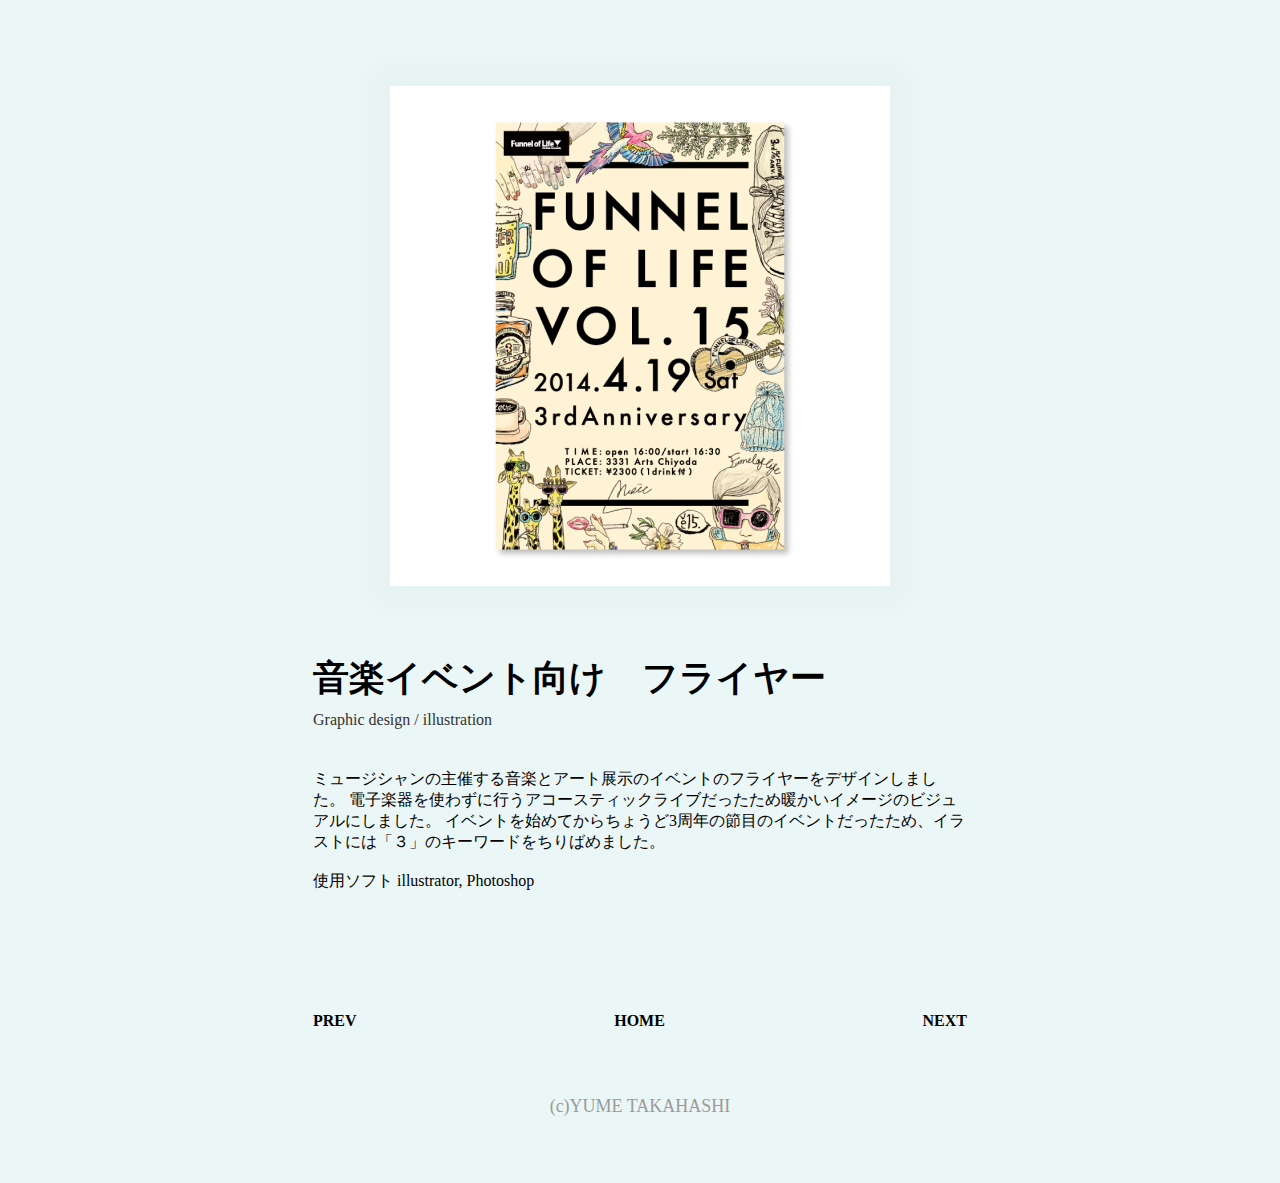
<file: works/10.html>
<!DOCTYPE html>
<html lang="ja">
<head>
  <meta charset="UTF-8">
  <meta name="viewport" content="width-device-width, initial-scale=1.0, minimum-scale=1.0">
  <title>Illustration Pizza</title>
  <link rel="shortcut icon" href="../favicon.ico" >
  <link rel="stylesheet" href="../css/normalize.css">
  <link rel="stylesheet" href="../css/style.css">
</head>
<body>
  <section class="contents">
    <div class="work-detail">
      <div class="image-square">
        <img src="../images/works-detail/img-detail-10.jpg" alt="Illustration Pizza">
      </div>
      <div class="description">
        <h2>音楽イベント向け　フライヤー</h2>
        <p class="tag">Graphic design / illustration</p>
        <p>
          ミュージシャンの主催する音楽とアート展示のイベントのフライヤーをデザインしました。
          電子楽器を使わずに行うアコースティックライブだったため暖かいイメージのビジュアルにしました。
          イベントを始めてからちょうど3周年の節目のイベントだったため、イラストには「３」のキーワードをちりばめました。
        </br></br>
          使用ソフト illustrator, Photoshop
        </p>
      </div>
    </div>
  </section>
  <section class="navigation">
    <a href="09.html">PREV</a>
    <a href="../index.html">HOME</a>
    <a href="11.html">NEXT</a>
  </section>
  <footer class="footer">
    <p>(c)YUME TAKAHASHI</p>
  </footer>
</body>
</html>
</file>
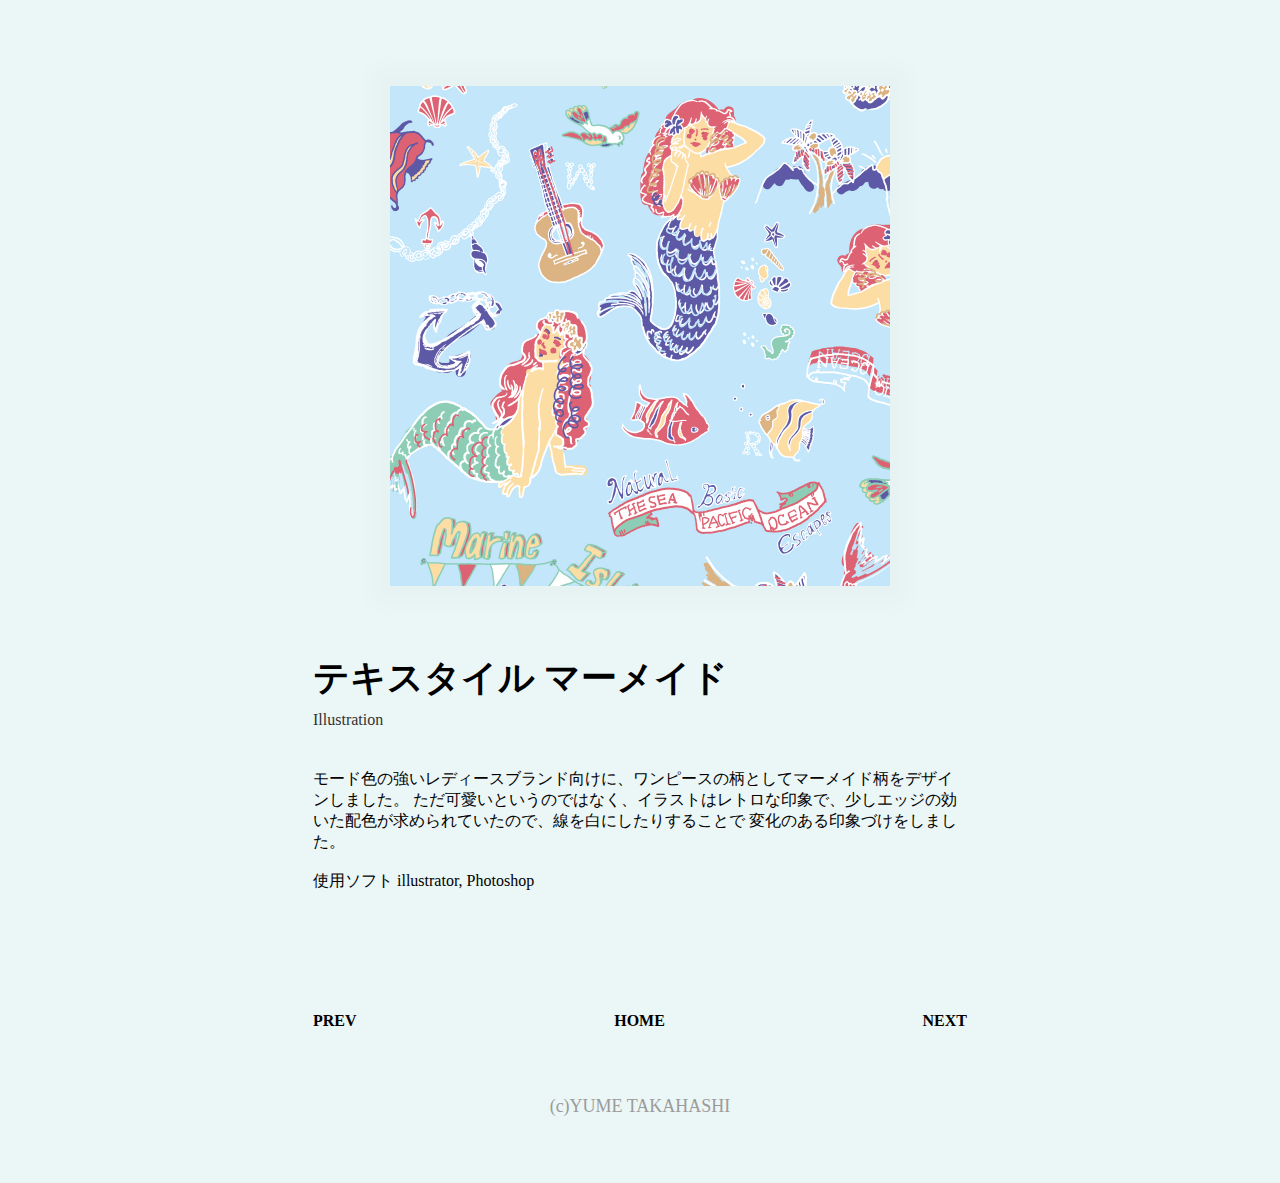
<file: works/11.html>
<!DOCTYPE html>
<html lang="ja">
<head>
  <meta charset="UTF-8">
  <meta name="viewport" content="width-device-width, initial-scale=1.0, minimum-scale=1.0">
  <title>Illustration Pizza</title>
  <link rel="shortcut icon" href="../favicon.ico" >
  <link rel="stylesheet" href="../css/normalize.css">
  <link rel="stylesheet" href="../css/style.css">
</head>
<body>
  <section class="contents">
    <div class="work-detail">
      <div class="image-square">
        <img src="../images/works-detail/img-detail-11.jpg" alt="Illustration Pizza">
      </div>
      <div class="description">
        <h2>テキスタイル マーメイド</h2>
        <p class="tag">Illustration</p>
        <p>
          モード色の強いレディースブランド向けに、ワンピースの柄としてマーメイド柄をデザインしました。
          ただ可愛いというのではなく、イラストはレトロな印象で、少しエッジの効いた配色が求められていたので、線を白にしたりすることで
          変化のある印象づけをしました。
        </br></br>
          使用ソフト illustrator, Photoshop
        </p>
      </div>
    </div>
  </section>
  <section class="navigation">
    <a href="10.html">PREV</a>
    <a href="../index.html">HOME</a>
    <a href="12.html">NEXT</a>
  </section>
  <footer class="footer">
    <p>(c)YUME TAKAHASHI</p>
  </footer>
</body>
</html>
</file>
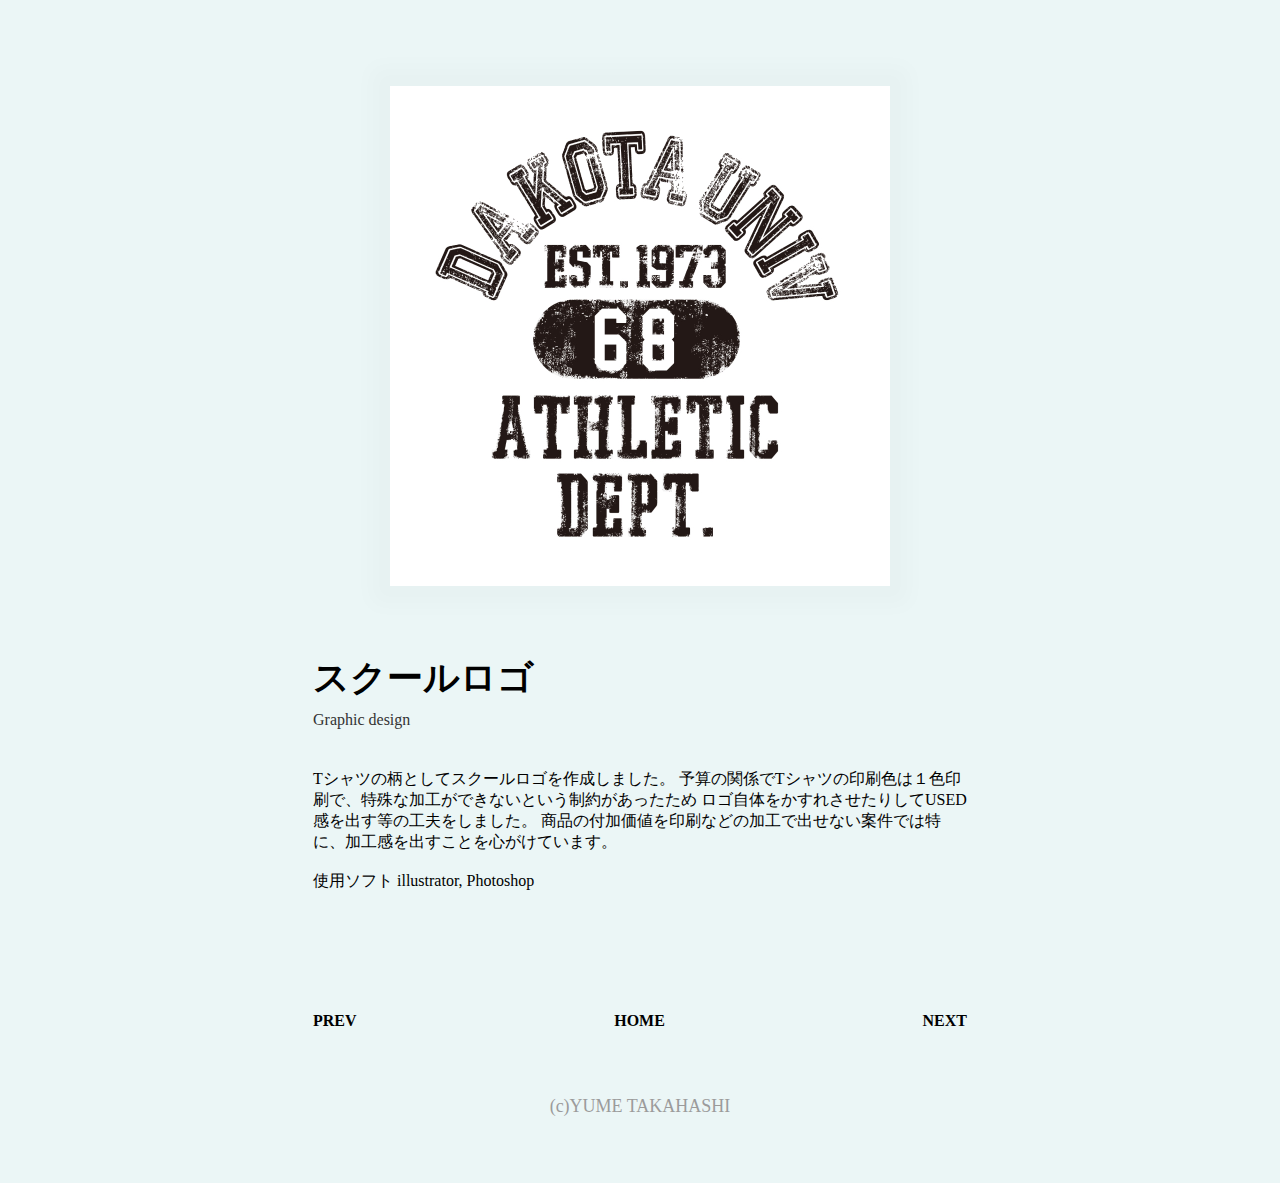
<file: works/12.html>
<!DOCTYPE html>
<html lang="ja">
<head>
  <meta charset="UTF-8">
  <meta name="viewport" content="width-device-width, initial-scale=1.0, minimum-scale=1.0">
  <title>Illustration Pizza</title>
  <link rel="shortcut icon" href="../favicon.ico" >
  <link rel="stylesheet" href="../css/normalize.css">
  <link rel="stylesheet" href="../css/style.css">
</head>
<body>
  <section class="contents">
    <div class="work-detail">
      <div class="image-square">
        <img class="work-image-learge" src="../images/works-detail/img-detail-12.jpg" alt="Illustration Pizza">
      </div>
      <div class="description">
        <h2>スクールロゴ</h2>
        <p class="tag">Graphic design</p>
        <p>
          Tシャツの柄としてスクールロゴを作成しました。
          予算の関係でTシャツの印刷色は１色印刷で、特殊な加工ができないという制約があったため
          ロゴ自体をかすれさせたりしてUSED感を出す等の工夫をしました。
          商品の付加価値を印刷などの加工で出せない案件では特に、加工感を出すことを心がけています。
        </br></br>
          使用ソフト illustrator, Photoshop
        </p>
      </div>
    </div>
  </section>
  <section class="navigation">
    <a href="11.html">PREV</a>
    <a href="../index.html">HOME</a>
    <a href="00.html">NEXT</a>
  </section>
  <footer class="footer">
    <p>(c)YUME TAKAHASHI</p>
  </footer>
</body>
</html>
</file>
<file: css/style.css>
@charset "UTF-8";

html {
  /*font-size: 62.5%;*/
}

*, *::before, *::after {
  box-sizing: border-box;
}

@font-face {
  font-family: "Yu Gothic";
  src: local("Yu Gothic Medium");
  font-weight: 100;
}
@font-face {
  font-family: "Yu Gothic";
  src: local("Yu Gothic Medium");
  font-weight: 200;
}
@font-face {
  font-family: "Yu Gothic";
  src: local("Yu Gothic Bold");
  font-weight: 300;
}
@font-face {
  font-family: "Yu Gothic";
  src: local("Yu Gothic Bold");
  font-weight: 400;
}
@font-face {
  font-family: "Yu Gothic";
  src: local("Yu Gothic Bold");
  font-weight: bold;
}

body {
  background: #EBF6F6;
  color: #000;
  font-family: "Yu Gothic", YuGothic;
  margin: 0;
  animation: fadeIn 0.5s ease 0s 1 normal;
  -webkit-animation: fadeIn 0.5s ease 0s 1 normal;
}

@keyframes fadeIn {
    0% {opacity: 0}
    100% {opacity: 1}
}

@-webkit-keyframes fadeIn {
    0% {opacity: 0}
    100% {opacity: 1}
}

.header {
  background: #fff;
  padding: 32px 60px 24px;
  height: 116px;
}
.menu {
  position: relative;
}
.menu-title{
}
.menu-contents {
  position: absolute;
  top: 32px;
  right: 30px;
}
.works {
  margin: 0 auto;
  padding: 40px 16px;
  max-width: 937px;
}
.works-container {
  display: flex;
	justify-content: space-between;
}
.work-title {
  font-weight: bold;
}
.work-large img {
  width: 100%;
  height: 432px;
  object-fit: cover;
}
.work-small img {
  width: 432px;
  height: 432px;
  object-fit: cover;
}
.img-container {
  object-fit: cover;
  overflow: hidden;
}
.work img {
    -webkit-transform: scale(1);
    transform: scale(1);
    -webkit-transition: .2s ease-in-out;
    transition: .2s ease-in-out;
}
.work:hover img {
  -webkit-transform: scale(1.2);
  transform: scale(1.2);
}
.work {
  margin: 20px auto;
  padding: 10px 0;
  position: relative;
  overflow: hidden;
}
.work a {
  display: block;
  position: absolute;
  top: 0;
  left: 0;
  width: 100%;
  height: 100%;
}
.work-summary {
  padding: 8px 0 0;
  margin: 0;
}
.work-summary p {
  padding: 4px 0;
  margin: 0;
}

.navigation {
  font-weight: bold;
  max-width: 654px;
  margin: 0 auto;
  display: flex;
  justify-content: space-between;
}

.footer {
  padding: 48px 0;
  text-align: center;
  font-weight: 100;
  font-size: 18px;
  color: #9b9b9b;
}

/* work detail */

.work-detail {
    margin: 0 auto;
    padding: 86px 0 32px;
    width: 810px;
}

.work-detail img {
  max-width: 600px;
  box-shadow: 0 0 20px 20px rgba(0,0,0,0.02);
}

.work-detail .image-square img {
  max-width: 500px;
  box-shadow: 0 0 20px 20px rgba(0,0,0,0.02);
}

.work-detail .description {
  max-width: 654px;
  margin: 64px auto 88px;
}

.work-detail .image-square {
  max-width: 500px;
  margin: 0 auto;
}

.work-detail .image {
  max-width: 600px;
  margin: 0 auto;
}

.tag {
  margin: 8px 0 40px;
  font-size: 16px;
  color: #333;
}

h2 {
  font-size: 36px;
  margin: 0;
}

/* about me */
.about-contents {
  margin: 0 auto;
  padding: 86px 0 32px;
  max-width: 1056px;
  display: flex;
  justify-content: space-between;
}

.about-image img {
  width: 500px;
  height: 500px;
  padding: 0 16 0;
}

.about-description {
  width: 500px;
  padding: 0 24px 0 16px;
  font-size: 18px;
}

.about-navigation {
  text-align: center;
  font-weight: bold;
  max-width: 654px;
  margin: 120px auto 50px;
}

.role {
  margin: 8px 0;
  font-size: 16px;
  color: #333;
}

.contact {
  padding: 0;
  margin: 0 0 40px;
}

@media (max-width: 768px) {
  html {
    /*font-size: 62.5%;*/
  }

  *, *::before, *::after {
    box-sizing: border-box;
  }

  @font-face {
    font-family: "Yu Gothic";
    src: local("Yu Gothic Medium");
    font-weight: 100;
  }
  @font-face {
    font-family: "Yu Gothic";
    src: local("Yu Gothic Medium");
    font-weight: 200;
  }
  @font-face {
    font-family: "Yu Gothic";
    src: local("Yu Gothic Bold");
    font-weight: 300;
  }
  @font-face {
    font-family: "Yu Gothic";
    src: local("Yu Gothic Bold");
    font-weight: 400;
  }
  @font-face {
    font-family: "Yu Gothic";
    src: local("Yu Gothic Bold");
    font-weight: bold;
  }

  body {
    background: #EBF6F6;
    color: #000;
    font-family: "Yu Gothic", YuGothic;
    margin: 0;
    animation: fadeIn 0.5s ease 0s 1 normal;
    -webkit-animation: fadeIn 0.5s ease 0s 1 normal;
  }

  @keyframes fadeIn {
      0% {opacity: 0}
      100% {opacity: 1}
  }

  @-webkit-keyframes fadeIn {
      0% {opacity: 0}
      100% {opacity: 1}
  }

  .header {
    background: #fff;
    padding: 16px 16px 8px;
    height: 76px;
  }
  .menu {
    position: relative;
  }
  .menu-title{
  }
  .menu-contents {
    position: absolute;
    top: 16px;
    right: 0px;
  }
  .works {
    margin: 0 auto;
    padding: 20px 16px;
    width: 320px;
  }
  .works-container {
    display: block;
  }
  .work-title {
    font-weight: bold;
  }
  .work-large img {}
  .work-small img {}
  .img-container {
  }
  .work img {
    width: 300px;
    height: 300px;
  }
  .work {
    margin: 20px auto;
    padding: 10px 0;
  }
  .work a {
    display: block;
    position: absolute;
    top: 0;
    left: 0;
    width: 100%;
    height: 100%;
  }
  .work-summary {
    padding: 8px 0 0;
    margin: 0;
  }
  .work-summary p {
    padding: 4px 0;
    margin: 0;
  }

  .navigation {
    font-weight: bold;
    max-width: 300px;
    margin: 0 auto;
    display: flex;
    justify-content: space-between;
  }

  .footer {
    padding: 24px 0;
    text-align: center;
    font-weight: 100;
    font-size: 18px;
    color: #9b9b9b;
  }

  /* work detail */

  .work-detail {
      margin: 0 auto;
      padding: 20px;
      width: 100%;
  }

  .work-detail img {
    margin: 0 auto;
    width: 100%;
    box-shadow: 0 0 20px 20px rgba(0,0,0,0.02);
  }

  .work-detail .image-square img {
    box-shadow: 0 0 20px 20px rgba(0,0,0,0.02);
  }

  .work-detail .description {
    margin: 20px auto 36px;
  }

  .work-detail .image-square {
    margin: 0 auto;
  }

  .work-detail .image {
    width: 300px;
    margin: 0 auto;
  }

  .tag {
    margin: 4px 0 20px;
    font-size: 16px;
    color: #333;
  }

  h2 {
    font-size: 24px;
    margin: 0;
  }

  /* about me */
  .about-contents {
    margin: 0 auto;
    padding: 20px;
    width: 100%;
    display: block;
  }
  .about-image {
    margin: 0 auto;
    width: 300px;
    height: 300px;
  }
  .about-image img {
    width: 300px;
    height: 300px;
  }

  .about-description .description-detail {
    text-align: left;
  }
  .about-description {
    width: 100%;
    padding: 24px 0 16px;
    font-size: 18px;
    text-align: center;
  }

  .about-navigation {
    font-weight: bold;
    max-width: 300px;
    text-align: center;
    font-weight: bold;
    margin: 0px auto 0px;
  }

  .role {
    margin: 8px 0;
    font-size: 16px;
    color: #333;
  }

  .contact {
    padding: 0;
    margin: 0 0 40px;
  }
}
</file>
